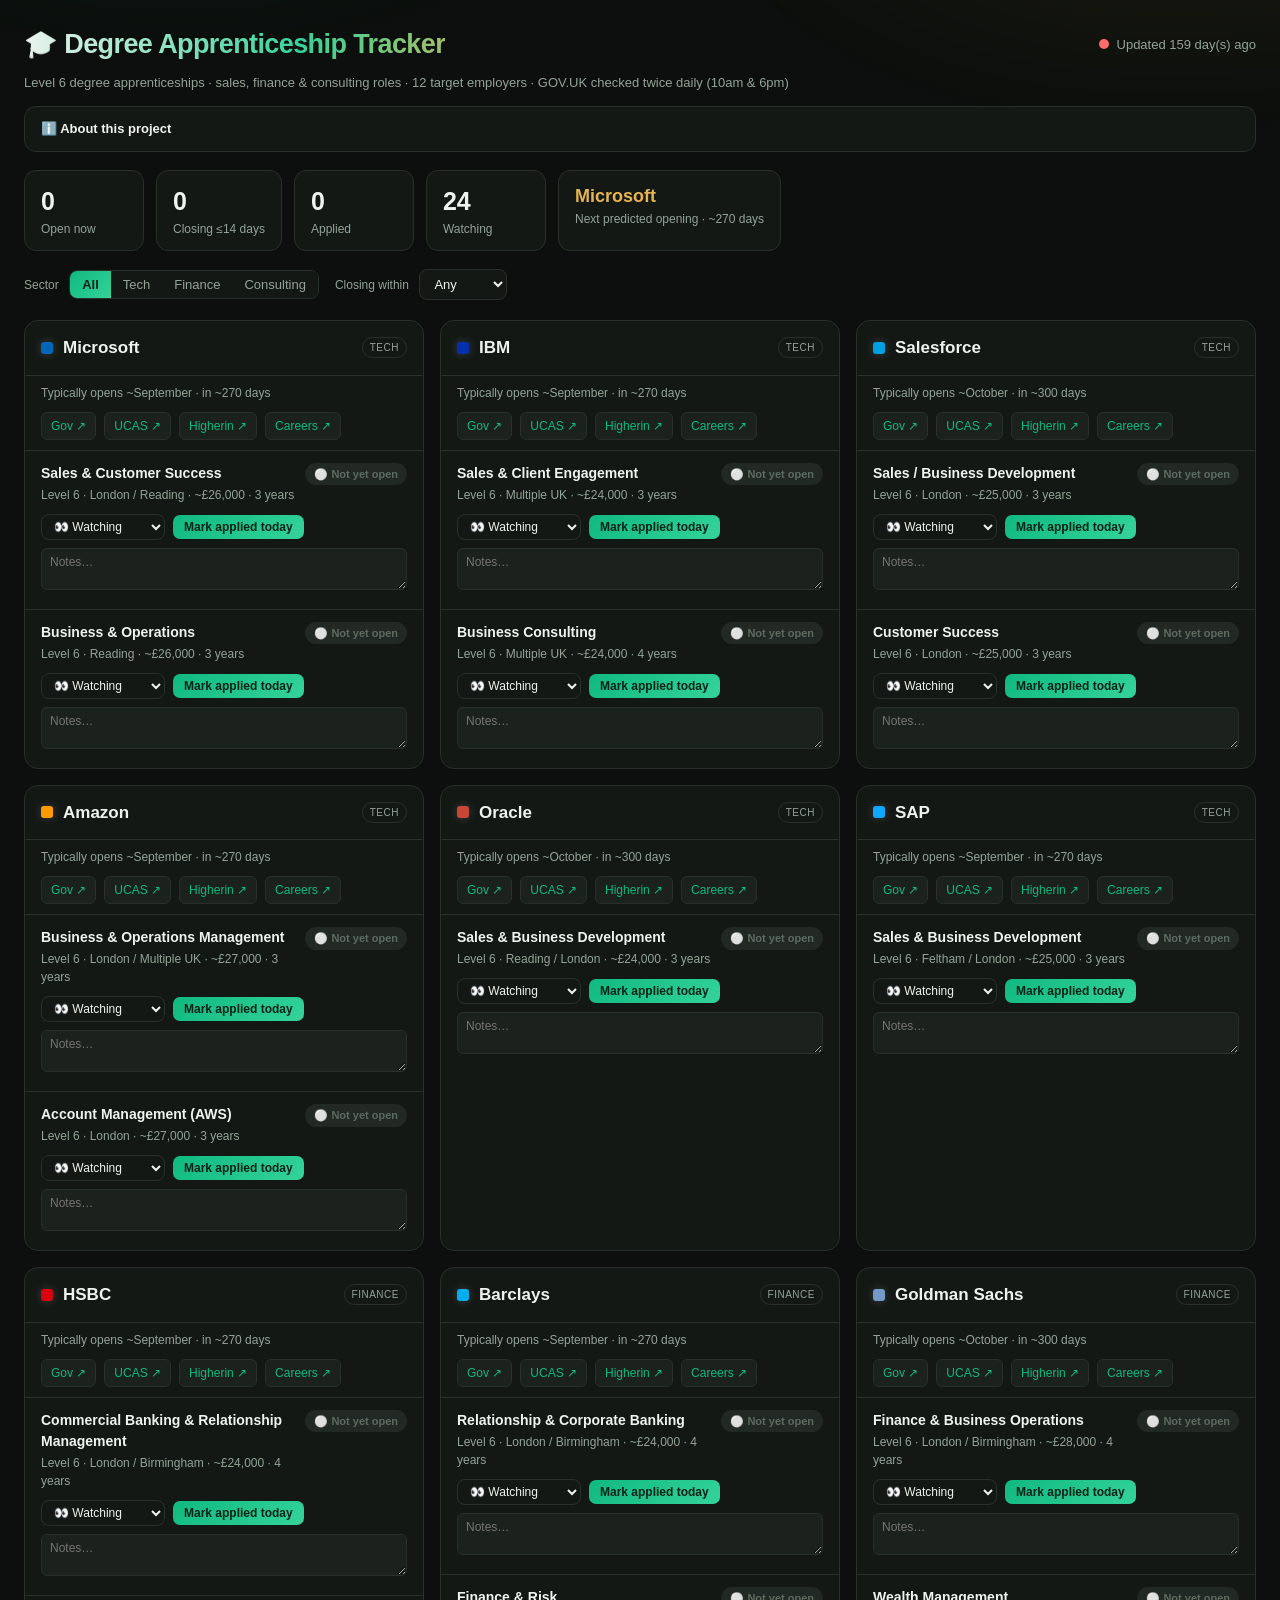
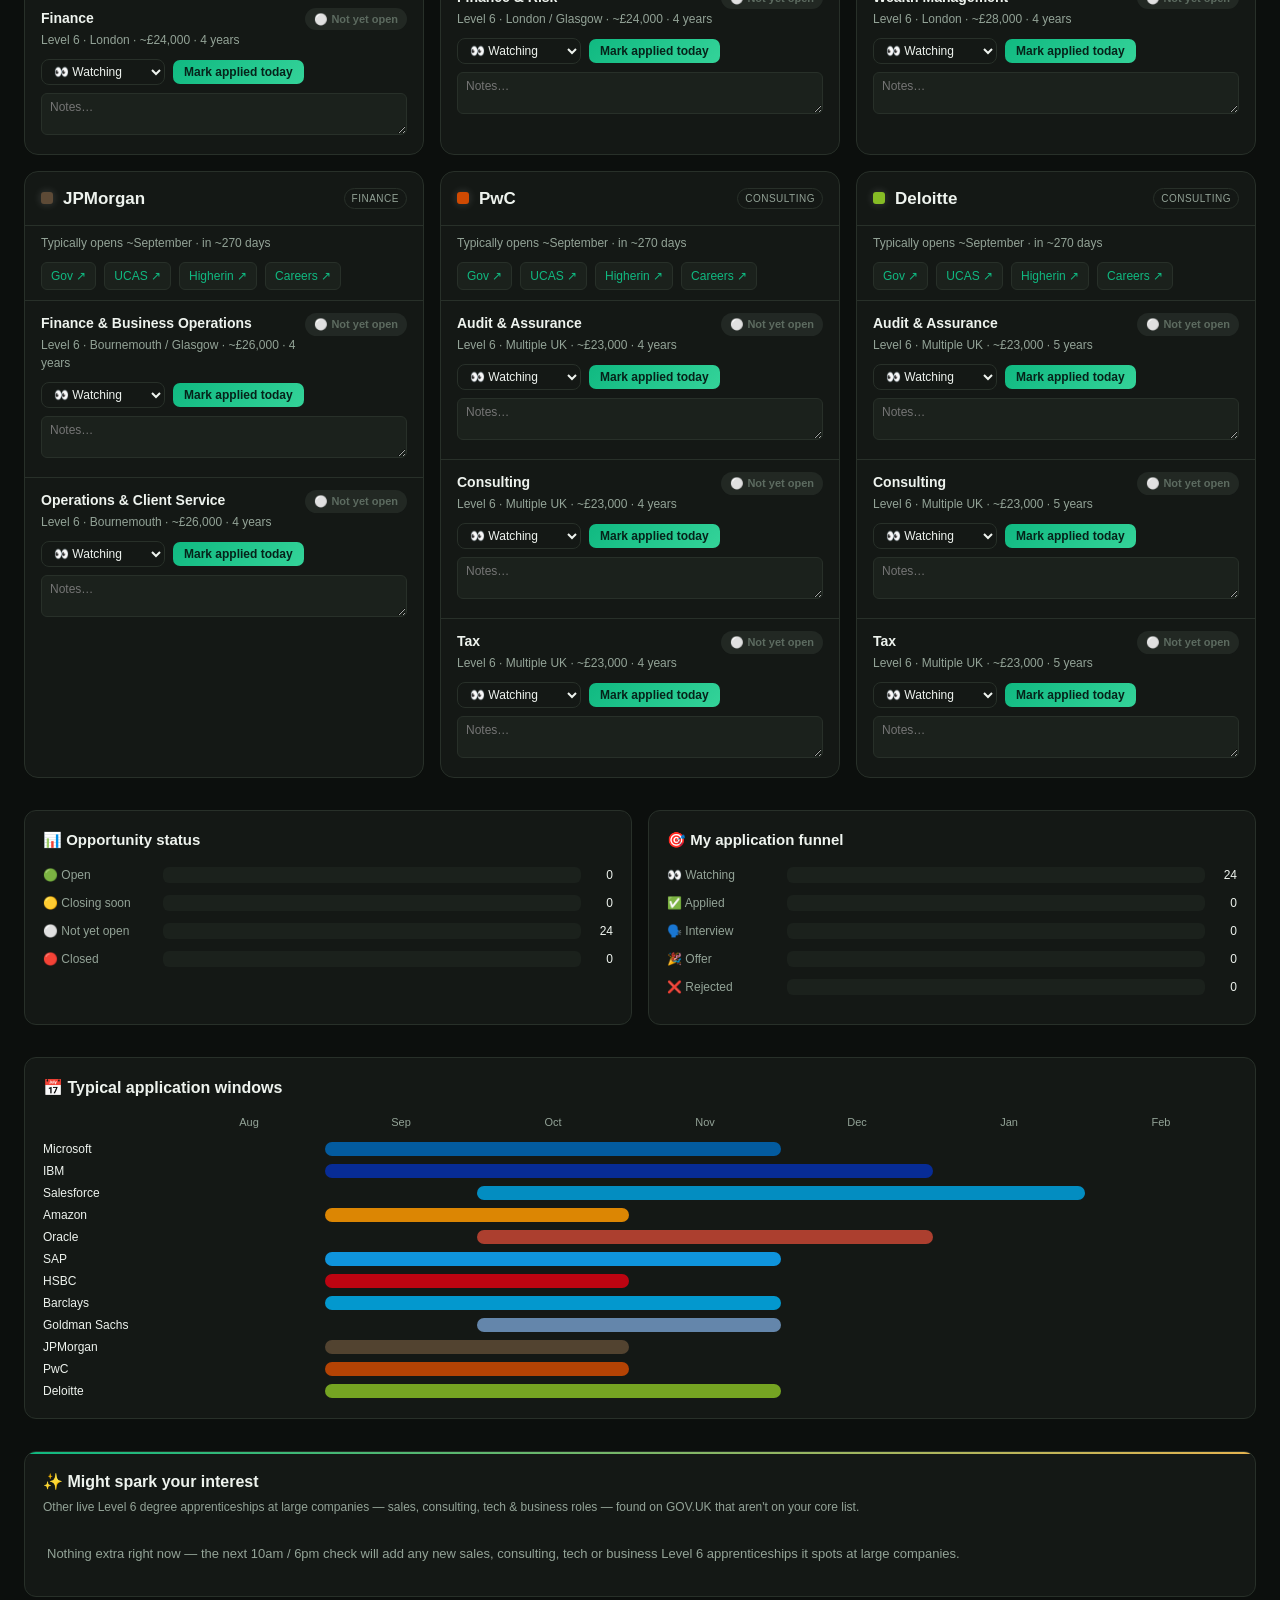
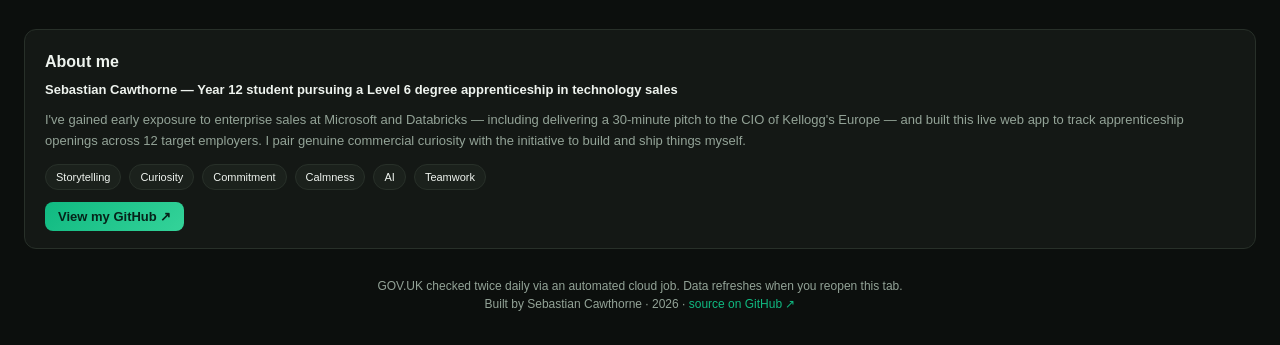
<file: index.html>
<!DOCTYPE html>
<html lang="en">
<head>
<meta charset="UTF-8">
<meta name="viewport" content="width=device-width, initial-scale=1.0">
<title>Degree Apprenticeship Tracker</title>
<meta name="description" content="Live tracker for Level 6 degree apprenticeships in sales, finance and consulting at 12 major UK employers — auto-updated from GOV.UK twice daily.">
<meta property="og:title" content="🎓 Degree Apprenticeship Tracker">
<meta property="og:description" content="Live dashboard tracking sales, finance & consulting degree apprenticeships at 12 major employers, auto-updated from GOV.UK.">
<meta property="og:type" content="website">
<meta name="twitter:card" content="summary">
<style>
  :root {
    --bg: #0c0f0d;
    --panel: #14181500;        /* base set on .panel surfaces below */
    --panel: #141815;
    --panel-2: #1b211c;
    --border: #283029;
    --text: #eef3ee;
    --muted: #93a397;
    --accent: #10b981;          /* emerald */
    --accent-2: #34d399;        /* light emerald, for gradients */
    --gold: #e6b450;            /* warm gold premium highlight */
    --accent-rgb: 16,185,129;
    --green: #34d399;
    --amber: #f5b942;
    --red: #ff6b6b;
    --grey: #5d6b60;
  }
  * { box-sizing: border-box; }
  html { scroll-behavior: smooth; }
  body {
    margin: 0; background: var(--bg); color: var(--text);
    font-family: -apple-system, BlinkMacSystemFont, "Segoe UI", Roboto, sans-serif;
    line-height: 1.5;
    position: relative;
    min-height: 100vh;
  }
  /* Ambient slow-moving glow behind everything */
  body::before {
    content: ""; position: fixed; inset: -20% -10% auto -10%; height: 70vh; z-index: 0;
    background:
      radial-gradient(40% 50% at 20% 0%, rgba(16,185,129,0.10), transparent 70%),
      radial-gradient(45% 55% at 85% 10%, rgba(230,180,80,0.07), transparent 70%);
    filter: blur(20px);
    animation: drift 18s ease-in-out infinite alternate;
    pointer-events: none;
  }
  @keyframes drift {
    0%   { transform: translate3d(0,0,0) scale(1); opacity:.9; }
    100% { transform: translate3d(0,-3%,0) scale(1.08); opacity:1; }
  }
  a { color: var(--accent); text-decoration: none; transition: color .15s; }
  a:hover { color: var(--accent-2); }
  .wrap { max-width: 1280px; margin: 0 auto; padding: 24px; position: relative; z-index: 1; }
  @media (prefers-reduced-motion: reduce) {
    *, *::before, *::after { animation: none !important; transition: none !important; }
  }

  /* Header */
  header { display: flex; align-items: center; justify-content: space-between; flex-wrap: wrap; gap: 12px; margin-bottom: 8px; }
  h1 {
    font-size: 27px; margin: 0; letter-spacing: -0.6px; font-weight: 750;
    background: linear-gradient(100deg, var(--text) 0%, var(--accent-2) 30%, var(--gold) 55%, var(--text) 80%);
    background-size: 220% auto;
    -webkit-background-clip: text; background-clip: text;
    -webkit-text-fill-color: transparent; color: transparent;
    animation: shimmerText 9s linear infinite;
  }
  @keyframes shimmerText { to { background-position: 220% center; } }
  .head-right { display: flex; align-items: center; gap: 14px; }
  .updated { color: var(--muted); font-size: 13px; display: flex; align-items: center; gap: 8px; }
  .checkbtn { background: linear-gradient(135deg, var(--accent), var(--accent-2)); color: #06231a; font-weight: 650; border: none; padding: 8px 14px; border-radius: 9px; font-size: 13px; cursor: pointer; transition: transform .12s, box-shadow .2s, filter .2s, opacity .2s; }
  .checkbtn:hover { filter: brightness(1.08); box-shadow: 0 6px 18px rgba(var(--accent-rgb),.35); transform: translateY(-1px); }
  .checkbtn:active { transform: translateY(1px) scale(.97); }
  .checkbtn:disabled { opacity: .6; cursor: default; transform: none; box-shadow: none; }
  .check-msg { font-size: 13px; margin: 4px 0 0; min-height: 18px; }
  .check-msg.ok { color: var(--green); }
  .check-msg.err { color: var(--red); }
  .check-msg.run { color: var(--muted); }
  .pulse { width: 10px; height: 10px; border-radius: 50%; background: var(--green); box-shadow: 0 0 0 0 rgba(52,211,153,0.6); animation: pulse 2s infinite; }
  .pulse.amber { background: var(--amber); box-shadow: 0 0 0 0 rgba(245,185,66,0.6); }
  .pulse.red { background: var(--red); box-shadow: 0 0 0 0 rgba(255,107,107,0.6); animation: none; }
  @keyframes pulse { 0% { box-shadow: 0 0 0 0 rgba(52,211,153,0.5); } 70% { box-shadow: 0 0 0 9px rgba(52,211,153,0); } 100% { box-shadow: 0 0 0 0 rgba(52,211,153,0); } }

  .sub { color: var(--muted); font-size: 13px; margin: 0 0 14px; }
  .about { background: var(--panel); border: 1px solid var(--border); border-radius: 12px; margin: 0 0 18px; overflow: hidden; }
  .about summary { cursor: pointer; padding: 12px 16px; font-size: 13px; font-weight: 600; color: var(--text); list-style: none; user-select: none; }
  .about summary::-webkit-details-marker { display: none; }
  .about summary:hover { color: var(--accent-2); }
  .about[open] summary { border-bottom: 1px solid var(--border); }
  .about-body { padding: 14px 16px; font-size: 13px; color: var(--muted); }
  .about-body p { margin: 0 0 10px; }
  .about-body p:last-child { margin: 0; }
  .about-body strong { color: var(--text); }

  /* New banner — shimmering premium strip */
  .new-banner {
    position: relative; overflow: hidden;
    background: linear-gradient(120deg, #133024, #16301f);
    border: 1px solid #2e6b43; color: #c6f7d9;
    padding: 13px 16px; border-radius: 12px; margin-bottom: 18px; font-size: 14px;
    display: none; align-items: center; gap: 10px;
    box-shadow: 0 6px 24px rgba(16,185,129,0.12);
    animation: bannerIn .5s cubic-bezier(.2,.8,.2,1);
  }
  .new-banner.show { display: flex; }
  .new-banner::after {
    content: ""; position: absolute; top: 0; left: -60%; width: 50%; height: 100%;
    background: linear-gradient(110deg, transparent, rgba(198,247,217,0.28), transparent);
    transform: skewX(-18deg); animation: sheen 3.4s ease-in-out infinite;
  }
  @keyframes sheen { 0% { left:-60%; } 55%,100% { left:130%; } }
  @keyframes bannerIn { from { opacity:0; transform: translateY(-6px); } to { opacity:1; transform:none; } }
  .new-banner button { position: relative; z-index:1; margin-left: auto; background: transparent; border: 1px solid #2e6b43; color: #c6f7d9; padding: 4px 10px; border-radius: 6px; cursor: pointer; transition: background .15s; }
  .new-banner button:hover { background: rgba(46,107,67,.4); }

  /* Summary */
  .summary { display: flex; gap: 12px; flex-wrap: wrap; margin-bottom: 18px; }
  .stat {
    background: var(--panel); border: 1px solid var(--border); border-radius: 12px;
    padding: 12px 16px; min-width: 120px; cursor: pointer;
    transition: border-color .2s, transform .2s, box-shadow .2s, background .2s;
  }
  .stat:hover { border-color: var(--accent); transform: translateY(-3px); box-shadow: 0 10px 26px rgba(0,0,0,.35); }
  .stat.active { border-color: var(--accent); background: var(--panel-2); box-shadow: 0 0 0 1px var(--accent) inset, 0 8px 22px rgba(var(--accent-rgb),.18); }
  .stat .n { font-size: 25px; font-weight: 750; font-variant-numeric: tabular-nums; }
  .stat .l { font-size: 12px; color: var(--muted); }
  .stat.predict { cursor: default; min-width: 200px; }
  .stat.predict .n { color: var(--gold); }
  .stat.predict:hover { border-color: var(--border); transform: none; box-shadow: none; }

  /* Filters */
  .filters { display: flex; gap: 16px; flex-wrap: wrap; margin-bottom: 20px; align-items: center; }
  .filters label { font-size: 12px; color: var(--muted); margin-right: 6px; }
  select, .seg { background: var(--panel); border: 1px solid var(--border); color: var(--text); border-radius: 8px; padding: 6px 10px; font-size: 13px; }
  .seg-group { display: inline-flex; border: 1px solid var(--border); border-radius: 8px; overflow: hidden; }
  .seg-group button { background: var(--panel); border: none; color: var(--muted); padding: 6px 12px; font-size: 13px; cursor: pointer; transition: background .2s, color .2s; }
  .seg-group button:hover { color: var(--text); }
  .seg-group button.active { background: linear-gradient(135deg, var(--accent), var(--accent-2)); color: #06231a; font-weight: 600; }

  /* Grid */
  .grid { display: grid; grid-template-columns: repeat(auto-fill, minmax(360px, 1fr)); gap: 16px; }
  .card {
    background: var(--panel); border: 1px solid var(--border); border-radius: 14px;
    overflow: hidden; display: flex; flex-direction: column; position: relative;
    transition: transform .22s cubic-bezier(.2,.8,.2,1), box-shadow .22s, border-color .22s;
  }
  .card::before {
    content: ""; position: absolute; inset: 0; border-radius: 14px; padding: 1px; pointer-events: none;
    background: linear-gradient(135deg, rgba(var(--accent-rgb),.5), transparent 40%);
    -webkit-mask: linear-gradient(#000 0 0) content-box, linear-gradient(#000 0 0);
    -webkit-mask-composite: xor; mask-composite: exclude;
    opacity: 0; transition: opacity .22s;
  }
  .card:hover { transform: translateY(-5px); border-color: transparent; box-shadow: 0 16px 40px rgba(0,0,0,.45); }
  .card:hover::before { opacity: 1; }
  .card.animate-in { animation: cardIn .55s cubic-bezier(.2,.8,.2,1) both; }
  @keyframes cardIn { from { opacity:0; transform: translateY(14px) scale(.985); } to { opacity:1; transform:none; } }
  /* Skeleton loaders (shown while data.json is fetching) */
  .skel-card { background: var(--panel); border: 1px solid var(--border); border-radius: 14px; padding: 16px; }
  .skel-line { height: 12px; border-radius: 6px; margin-bottom: 10px; background: linear-gradient(90deg, var(--panel-2) 25%, #2a322c 37%, var(--panel-2) 63%); background-size: 400% 100%; animation: skelShimmer 1.4s ease infinite; }
  .skel-line.title { height: 18px; width: 55%; margin-bottom: 14px; }
  .skel-line.w85 { width: 85%; } .skel-line.w65 { width: 65%; } .skel-line.w40 { width: 40%; }
  .skel-pill { height: 22px; width: 90px; border-radius: 20px; margin-top: 12px; background: linear-gradient(90deg, var(--panel-2) 25%, #2a322c 37%, var(--panel-2) 63%); background-size: 400% 100%; animation: skelShimmer 1.4s ease infinite; }
  @keyframes skelShimmer { 0% { background-position: 100% 0; } 100% { background-position: 0 0; } }
  @media (prefers-reduced-motion: reduce) { .skel-line, .skel-pill { animation: none; } }
  .card-head { padding: 14px 16px; display: flex; align-items: center; justify-content: space-between; border-bottom: 1px solid var(--border); }
  .card-head .left { display: flex; align-items: center; gap: 10px; }
  .dot { width: 12px; height: 12px; border-radius: 3px; box-shadow: 0 0 8px 0 rgba(255,255,255,.18); }
  .card-head h3 { margin: 0; font-size: 17px; }
  .tag { font-size: 10px; text-transform: uppercase; letter-spacing: .5px; color: var(--muted); border: 1px solid var(--border); padding: 2px 7px; border-radius: 20px; }
  .predict-line { font-size: 12px; color: var(--muted); padding: 8px 16px 0; }
  .links { display: flex; gap: 8px; flex-wrap: wrap; padding: 10px 16px; }
  .links a { font-size: 12px; background: var(--panel-2); padding: 4px 9px; border-radius: 6px; border: 1px solid var(--border); }
  .links a:hover { border-color: var(--accent); }

  .program { border-top: 1px solid var(--border); padding: 12px 16px; }
  .program .ptop { display: flex; justify-content: space-between; align-items: flex-start; gap: 8px; }
  .program .pname { font-weight: 600; font-size: 14px; }
  .program .pmeta { font-size: 12px; color: var(--muted); margin-top: 2px; }
  .badge { font-size: 11px; font-weight: 600; padding: 3px 9px; border-radius: 20px; white-space: nowrap; }
  .badge.open { background: rgba(52,211,153,.15); color: var(--green); animation: badgeGlow 2.4s ease-in-out infinite; }
  @keyframes badgeGlow { 0%,100% { box-shadow: 0 0 0 0 rgba(52,211,153,0); } 50% { box-shadow: 0 0 12px 0 rgba(52,211,153,.45); } }
  .badge.closing_soon { background: rgba(245,185,66,.15); color: var(--amber); }
  .badge.closed { background: rgba(255,107,107,.15); color: var(--red); }
  .badge.not_open { background: rgba(93,107,96,.2); color: var(--grey); }
  .closing { font-size: 12px; color: var(--amber); margin-top: 6px; }

  .track { margin-top: 10px; display: flex; gap: 8px; align-items: center; flex-wrap: wrap; }
  .track select { font-size: 12px; padding: 4px 8px; }
  .applybtn { font-size: 12px; background: linear-gradient(135deg, var(--accent), var(--accent-2)); color: #06231a; font-weight: 600; border: none; padding: 5px 11px; border-radius: 7px; cursor: pointer; transition: transform .12s, box-shadow .2s, filter .2s; }
  .applybtn:hover { filter: brightness(1.08); box-shadow: 0 6px 16px rgba(var(--accent-rgb),.35); transform: translateY(-1px); }
  .applybtn:active { transform: translateY(1px) scale(.97); }
  .links a { transition: border-color .15s, transform .15s, background .15s; }
  .links a:hover { transform: translateY(-1px); }
  .notes { width: 100%; margin-top: 8px; background: var(--panel-2); border: 1px solid var(--border); color: var(--text); border-radius: 6px; padding: 6px 8px; font-size: 12px; font-family: inherit; resize: vertical; min-height: 32px; transition: border-color .15s, box-shadow .15s; }
  .notes:focus { outline: none; border-color: var(--accent); box-shadow: 0 0 0 3px rgba(var(--accent-rgb),.15); }
  .track select { transition: border-color .15s, box-shadow .15s; }
  .track select:focus { outline: none; border-color: var(--accent); box-shadow: 0 0 0 3px rgba(var(--accent-rgb),.15); }
  .applied-date { font-size: 11px; color: var(--green); }

  /* Charts */
  .charts { display: grid; grid-template-columns: 1fr 1fr; gap: 16px; margin-top: 32px; }
  .chart { background: var(--panel); border: 1px solid var(--border); border-radius: 12px; padding: 18px; }
  .chart h3 { margin: 0 0 14px; font-size: 15px; }
  .bar-row { display: flex; align-items: center; gap: 10px; margin-bottom: 10px; font-size: 12px; }
  .bar-row .blab { width: 110px; color: var(--muted); flex-shrink: 0; }
  .bar-track { flex: 1; background: var(--panel-2); border-radius: 6px; height: 16px; overflow: hidden; }
  .bar-fill { height: 100%; border-radius: 6px; width: 0; transition: width .8s cubic-bezier(.2,.8,.2,1); }
  .bar-row .bval { width: 22px; text-align: right; font-variant-numeric: tabular-nums; }

  /* About me */
  .aboutme { margin-top: 32px; background: var(--panel); border: 1px solid var(--border); border-radius: 12px; padding: 20px; }
  .aboutme h2 { margin: 0 0 6px; font-size: 16px; }
  .aboutme .am-head { font-weight: 650; color: var(--text); margin: 0 0 10px; }
  .aboutme p { color: var(--muted); font-size: 13px; margin: 0 0 12px; line-height: 1.6; }
  .am-skills { display: flex; flex-wrap: wrap; gap: 8px; margin-bottom: 14px; }
  .am-skills span { font-size: 11px; background: var(--panel-2); border: 1px solid var(--border); padding: 4px 10px; border-radius: 20px; color: var(--text); }
  .am-links a { font-size: 13px; background: linear-gradient(135deg, var(--accent), var(--accent-2)); color: #06231a; font-weight: 600; padding: 7px 13px; border-radius: 8px; }
  .am-links a:hover { filter: brightness(1.08); }

  /* Timeline */
  .timeline { margin-top: 32px; background: var(--panel); border: 1px solid var(--border); border-radius: 12px; padding: 18px; }
  .timeline h2 { font-size: 16px; margin: 0 0 14px; }
  .tl-grid { display: grid; grid-template-columns: 130px repeat(7, 1fr); gap: 4px 0; align-items: center; }
  .tl-month { font-size: 11px; color: var(--muted); text-align: center; padding-bottom: 6px; }
  .tl-name { font-size: 12px; padding-right: 8px; }
  .tl-row { position: relative; grid-column: 2 / span 7; height: 18px; }
  .tl-bar { position: absolute; height: 14px; top: 2px; border-radius: 7px; opacity: .85; transform-origin: left center; }
  .tl-bar.grow { animation: barGrow .8s cubic-bezier(.2,.8,.2,1) both; }
  @keyframes barGrow { from { transform: scaleX(0); opacity:0; } to { transform: scaleX(1); opacity:.85; } }

  /* Might spark your interest */
  .interest { margin-top: 32px; background: var(--panel); border: 1px solid var(--border); border-radius: 12px; padding: 18px; position: relative; overflow: hidden; }
  .interest::before {
    content: ""; position: absolute; inset: 0 0 auto 0; height: 2px;
    background: linear-gradient(90deg, var(--accent), var(--gold), var(--accent-2));
    background-size: 200% auto; animation: shimmerText 6s linear infinite;
  }
  .interest h2 { font-size: 16px; margin: 0 0 4px; }
  .interest-sub { color: var(--muted); font-size: 12px; margin: 0 0 14px; }
  .irow { display: flex; align-items: center; gap: 12px; padding: 11px 12px; border: 1px solid var(--border); border-radius: 10px; margin-bottom: 8px; transition: border-color .18s, transform .18s, background .18s; }
  .irow:hover { border-color: var(--accent); transform: translateX(3px); background: var(--panel-2); }
  .irow .imain { flex: 1; min-width: 0; }
  .irow .ititle { font-weight: 600; font-size: 14px; }
  .irow .imeta { font-size: 12px; color: var(--muted); margin-top: 2px; }
  .irow .icat { font-size: 10px; text-transform: uppercase; letter-spacing: .5px; color: var(--gold); border: 1px solid rgba(230,180,80,.35); padding: 2px 8px; border-radius: 20px; white-space: nowrap; }
  .irow .iclose { font-size: 12px; color: var(--amber); white-space: nowrap; }
  .irow a.iapply { font-size: 12px; background: linear-gradient(135deg, var(--accent), var(--accent-2)); color: #06231a; font-weight: 600; padding: 5px 11px; border-radius: 7px; white-space: nowrap; }
  .irow a.iapply:hover { filter: brightness(1.08); }
  .interest-empty { color: var(--muted); font-size: 13px; padding: 14px 4px; }
  .footer { text-align: center; color: var(--muted); font-size: 12px; margin: 28px 0 8px; }
</style>
</head>
<body>
<div class="wrap">
  <header>
    <h1>🎓 Degree Apprenticeship Tracker</h1>
    <div class="head-right">
      <div class="updated"><span class="pulse" id="pulse"></span><span id="updatedTxt">—</span></div>
    </div>
  </header>
  <p class="sub">Level 6 degree apprenticeships · sales, finance &amp; consulting roles · 12 target employers · GOV.UK checked twice daily (10am &amp; 6pm)</p>

  <details class="about">
    <summary>ℹ️ About this project</summary>
    <div class="about-body">
      <p>A live dashboard that automatically tracks <strong>Level 6 degree apprenticeships</strong> in sales, finance and consulting at 12 major employers (Microsoft, Amazon, HSBC, Goldman Sachs, PwC, Deloitte and more).</p>
      <p>A scheduled job runs in the cloud <strong>twice a day</strong>, scrapes the UK Government's official <em>Find an Apprenticeship</em> register, filters out technical roles, flags large-employer opportunities worth a look, and updates this page — so new openings surface the moment they go live.</p>
      <p><strong>Built with:</strong> HTML/CSS/JavaScript front-end · GitHub Actions for scheduled cloud scraping · GOV.UK data · hosted on GitHub Pages. Your application progress is saved privately in your own browser.</p>
    </div>
  </details>

  <div class="new-banner" id="newBanner">
    <span id="newBannerTxt"></span>
    <button onclick="dismissNew()">Got it</button>
  </div>

  <div class="summary" id="summary"></div>

  <div class="filters">
    <div><label>Sector</label>
      <span class="seg-group" id="sectorSeg">
        <button data-v="all" class="active">All</button>
        <button data-v="tech">Tech</button>
        <button data-v="finance">Finance</button>
        <button data-v="consulting">Consulting</button>
      </span>
    </div>
    <div><label>Closing within</label>
      <select id="closingFilter">
        <option value="any">Any</option>
        <option value="7">7 days</option>
        <option value="14">14 days</option>
        <option value="30">30 days</option>
      </select>
    </div>
  </div>

  <div class="grid" id="grid"></div>

  <div class="charts">
    <div class="chart"><h3>📊 Opportunity status</h3><div id="statusChart"></div></div>
    <div class="chart"><h3>🎯 My application funnel</h3><div id="funnelChart"></div></div>
  </div>

  <div class="timeline">
    <h2>📅 Typical application windows</h2>
    <div class="tl-grid" id="timeline"></div>
  </div>

  <div class="interest" id="interestSection">
    <h2>✨ Might spark your interest</h2>
    <p class="interest-sub">Other live Level 6 degree apprenticeships at large companies — sales, consulting, tech &amp; business roles — found on GOV.UK that aren't on your core list.</p>
    <div id="interestList"></div>
  </div>

  <div class="aboutme">
    <h2>About me</h2>
    <p class="am-head">Sebastian Cawthorne — Year 12 student pursuing a Level 6 degree apprenticeship in technology sales</p>
    <p>I've gained early exposure to enterprise sales at Microsoft and Databricks — including delivering a 30-minute pitch to the CIO of Kellogg's Europe — and built this live web app to track apprenticeship openings across 12 target employers. I pair genuine commercial curiosity with the initiative to build and ship things myself.</p>
    <div class="am-skills">
      <span>Storytelling</span><span>Curiosity</span><span>Commitment</span><span>Calmness</span><span>AI</span><span>Teamwork</span>
    </div>
    <div class="am-links">
      <a href="https://github.com/SebCaw" target="_blank">View my GitHub ↗</a>
    </div>
  </div>

  <div class="footer">
    GOV.UK checked twice daily via an automated cloud job. Data refreshes when you reopen this tab.<br>
    Built by Sebastian Cawthorne · 2026 · <a href="https://github.com/SebCaw/apprenticeship-tracker" target="_blank">source on GitHub ↗</a>
  </div>
</div>

<script>
const MONTHS = ["Aug","Sep","Oct","Nov","Dec","Jan","Feb"];
const MONTH_NUM = [8,9,10,11,12,1,2];
const STATUS_OPTS = ["watching","applied","interview","offer","rejected","not_applying"];
const STATUS_LABEL = { watching:"👀 Watching", applied:"✅ Applied", interview:"🗣️ Interview", offer:"🎉 Offer", rejected:"❌ Rejected", not_applying:"🚫 Not applying" };

let activeSector = "all";
let activeStatFilter = null;   // "open" | "closing_soon" | "applied" | "watching"
let closingWithin = "any";
let firstRender = true;        // entrance animations + count-up run on first paint only
const prefersReduced = window.matchMedia && window.matchMedia("(prefers-reduced-motion: reduce)").matches;

// Animated count-up for the summary numbers
function countUp(el, target){
  if(prefersReduced || target <= 0){ el.textContent = target; return; }
  const dur = 650, start = performance.now();
  function step(now){
    const t = Math.min(1, (now - start) / dur);
    const eased = 1 - Math.pow(1 - t, 3);
    el.textContent = Math.round(eased * target);
    if(t < 1) requestAnimationFrame(step);
  }
  requestAnimationFrame(step);
}

// ---------- localStorage user tracking ----------
function userKey(pid){ return "appr_user_" + pid; }
function getUser(pid){
  try { return JSON.parse(localStorage.getItem(userKey(pid))) || { userStatus:"watching", userAppliedDate:null, userNotes:"" }; }
  catch(e){ return { userStatus:"watching", userAppliedDate:null, userNotes:"" }; }
}
function setUser(pid, data){ localStorage.setItem(userKey(pid), JSON.stringify(data)); }

// ---------- helpers ----------
function daysUntil(iso){ if(!iso) return null; const d=(new Date(iso)-new Date())/86400000; return Math.ceil(d); }
function fmtDate(iso){ if(!iso) return ""; return new Date(iso).toLocaleDateString("en-GB",{day:"numeric",month:"short",year:"numeric"}); }
function todayISO(){ return new Date().toISOString().slice(0,10); }

// Effective live status (recompute closing_soon from closingDate)
function liveStatus(p){
  if(p.status === "open" || p.status === "closing_soon"){
    const d = daysUntil(p.closingDate);
    if(d !== null && d < 0) return "closed";
    if(d !== null && d <= 14) return "closing_soon";
    return "open";
  }
  return p.status || "not_open";
}
const BADGE_TXT = { open:"🟢 Open", closing_soon:"🟡 Closing soon", closed:"🔴 Closed", not_open:"⚪ Not yet open" };

// Predicted next opening from historical cycles
function predictOpen(company){
  if(!company.historicalCycles || !company.historicalCycles.length) return null;
  const m = Math.round(company.historicalCycles.reduce((s,c)=>s+c.openedMonth,0)/company.historicalCycles.length);
  const now = new Date();
  let year = now.getFullYear();
  if(now.getMonth()+1 > m) year++;            // window for this year already passed
  const target = new Date(year, m-1, 1);
  const days = Math.ceil((target - now)/86400000);
  return { month: m, days };
}
const MN = ["","January","February","March","April","May","June","July","August","September","October","November","December"];

// ---------- render ----------
function render(){
  const data = window.TRACKER_DATA;
  const meta = data.meta;

  // Header freshness — before activeFrom, show a calm "scheduled" state instead of a stale warning
  const pulse = document.getElementById("pulse");
  const notYetActive = meta.activeFrom && new Date() < new Date(meta.activeFrom + "T00:00:00");
  if(notYetActive){
    pulse.className = "pulse amber";
    const d = new Date(meta.activeFrom + "T00:00:00");
    document.getElementById("updatedTxt").textContent = "Checks begin " + d.toLocaleDateString("en-GB",{day:"numeric",month:"short",year:"numeric"});
  } else {
    const ageH = (new Date() - new Date(meta.lastUpdated)) / 3600000;
    pulse.className = "pulse" + (ageH > 24 ? " red" : ageH > 12 ? " amber" : "");
    document.getElementById("updatedTxt").textContent = "Updated " + relTime(meta.lastUpdated);
  }

  // New banner — only show IDs not yet acknowledged
  const ackd = JSON.parse(localStorage.getItem("appr_ackedNew") || "[]");
  const freshNew = (meta.newSinceLastScrape || []).filter(id => !ackd.includes(id));
  const nb = document.getElementById("newBanner");
  if(freshNew.length){
    nb.classList.add("show");
    document.getElementById("newBannerTxt").textContent = "🔔 " + freshNew.length + " new listing" + (freshNew.length>1?"s":"") + " since your last visit!";
  } else { nb.classList.remove("show"); }

  // Stats
  let open=0, closingSoon=0, applied=0, watching=0;
  data.companies.forEach(c => c.programs.forEach(p => {
    const s = liveStatus(p);
    if(s === "open") open++;
    if(s === "closing_soon"){ closingSoon++; open++; }
    const u = getUser(p.id);
    if(u.userStatus === "applied") applied++;
    if(u.userStatus === "watching") watching++;
  }));

  // Next predicted opening across companies
  let nextP = null;
  data.companies.forEach(c => {
    const pr = predictOpen(c);
    if(pr && pr.days >= 0 && (!nextP || pr.days < nextP.days)) nextP = { name:c.name, days:pr.days };
  });

  const summary = document.getElementById("summary");
  summary.innerHTML = "";
  summary.appendChild(statEl("open", open, "Open now"));
  summary.appendChild(statEl("closing_soon", closingSoon, "Closing ≤14 days"));
  summary.appendChild(statEl("applied", applied, "Applied"));
  summary.appendChild(statEl("watching", watching, "Watching"));
  const pEl = document.createElement("div");
  pEl.className = "stat predict";
  pEl.innerHTML = nextP
    ? `<div class="n" style="font-size:18px">${nextP.name}</div><div class="l">Next predicted opening · ~${nextP.days} days</div>`
    : `<div class="n" style="font-size:18px">—</div><div class="l">Next predicted opening</div>`;
  summary.appendChild(pEl);

  // Grid
  const grid = document.getElementById("grid");
  grid.innerHTML = "";
  let cardIdx = 0;
  data.companies.forEach(c => {
    if(activeSector !== "all" && c.sector !== activeSector) return;

    // Filter programs by active stat + closing window
    const progs = c.programs.filter(p => {
      const s = liveStatus(p);
      const u = getUser(p.id);
      if(activeStatFilter === "open" && !(s==="open"||s==="closing_soon")) return false;
      if(activeStatFilter === "closing_soon" && s!=="closing_soon") return false;
      if(activeStatFilter === "applied" && u.userStatus!=="applied") return false;
      if(activeStatFilter === "watching" && u.userStatus!=="watching") return false;
      if(closingWithin !== "any"){
        const d = daysUntil(p.closingDate);
        if(d === null || d > +closingWithin || d < 0) return false;
      }
      return true;
    });
    if(!progs.length) return;

    const card = document.createElement("div");
    card.className = "card";
    const pr = predictOpen(c);
    card.innerHTML = `
      <div class="card-head">
        <div class="left"><span class="dot" style="background:${c.color}"></span><h3>${c.name}</h3></div>
        <span class="tag">${c.sector}</span>
      </div>
      ${pr ? `<div class="predict-line">Typically opens ~${MN[pr.month]}${pr.days>=0?` · in ~${pr.days} days`:""}</div>`:""}
      <div class="links">
        <a href="${c.govSearchUrl}" target="_blank">Gov ↗</a>
        <a href="https://www.ucas.com/explore/search/courses-beta?query=${encodeURIComponent(c.name)}" target="_blank">UCAS ↗</a>
        <a href="https://higherin.com/search-jobs/degree-apprenticeship" target="_blank">Higherin ↗</a>
        <a href="${c.careerUrl}" target="_blank">Careers ↗</a>
      </div>
    `;
    progs.forEach(p => card.appendChild(programEl(p)));
    if(firstRender && !prefersReduced){
      card.classList.add("animate-in");
      card.style.animationDelay = (cardIdx * 60) + "ms";
    }
    cardIdx++;
    grid.appendChild(card);
  });
  if(!grid.children.length){
    grid.innerHTML = `<div style="color:var(--muted);padding:40px;text-align:center;grid-column:1/-1">No programs match these filters.</div>`;
  }

  renderTimeline();
  renderInterest();
  renderCharts();
  firstRender = false;
}

function barRow(label, value, max, color){
  const pct = max > 0 ? Math.round(value / max * 100) : 0;
  return `<div class="bar-row"><span class="blab">${label}</span><span class="bar-track"><span class="bar-fill" style="width:${pct}%;background:${color}"></span></span><span class="bval">${value}</span></div>`;
}

function renderCharts(){
  const data = window.TRACKER_DATA;
  const st = { open:0, closing_soon:0, not_open:0, closed:0 };
  const fn = { watching:0, applied:0, interview:0, offer:0, rejected:0 };
  data.companies.forEach(c => c.programs.forEach(p => {
    const s = liveStatus(p); if(st[s] !== undefined) st[s]++;
    const u = getUser(p.id); if(fn[u.userStatus] !== undefined) fn[u.userStatus]++;
  }));
  const stMax = Math.max(1, st.open, st.closing_soon, st.not_open, st.closed);
  const fnMax = Math.max(1, fn.watching, fn.applied, fn.interview, fn.offer, fn.rejected);
  document.getElementById("statusChart").innerHTML =
    barRow("🟢 Open", st.open, stMax, "var(--green)") +
    barRow("🟡 Closing soon", st.closing_soon, stMax, "var(--amber)") +
    barRow("⚪ Not yet open", st.not_open, stMax, "var(--grey)") +
    barRow("🔴 Closed", st.closed, stMax, "var(--red)");
  document.getElementById("funnelChart").innerHTML =
    barRow("👀 Watching", fn.watching, fnMax, "var(--muted)") +
    barRow("✅ Applied", fn.applied, fnMax, "var(--accent)") +
    barRow("🗣️ Interview", fn.interview, fnMax, "var(--gold)") +
    barRow("🎉 Offer", fn.offer, fnMax, "var(--green)") +
    barRow("❌ Rejected", fn.rejected, fnMax, "var(--red)");
}

function renderInterest(){
  const list = document.getElementById("interestList");
  const items = (window.TRACKER_DATA.interestListings || []).slice();
  // Sort: soonest closing date first, undated last
  items.sort((a,b)=>{
    const da = a.closingDate ? new Date(a.closingDate) : Infinity;
    const db = b.closingDate ? new Date(b.closingDate) : Infinity;
    return da - db;
  });
  if(!items.length){
    list.innerHTML = `<div class="interest-empty">Nothing extra right now — the next 10am / 6pm check will add any new sales, consulting, tech or business Level 6 apprenticeships it spots at large companies.</div>`;
    return;
  }
  list.innerHTML = "";
  items.forEach(it => {
    const d = daysUntil(it.closingDate);
    const row = document.createElement("div");
    row.className = "irow";
    row.innerHTML = `
      <div class="imain">
        <div class="ititle">${it.company ? it.company + " — " : ""}${it.title || "Apprenticeship"}</div>
        <div class="imeta">${[it.standard || "Level 6", it.location, it.salary].filter(Boolean).join(" · ")}</div>
      </div>
      ${it.category ? `<span class="icat">${it.category}</span>` : ""}
      ${it.closingDate ? `<span class="iclose">${d!==null&&d>=0?d+"d left":"closed"}</span>` : ""}
      ${it.applyUrl ? `<a class="iapply" href="${it.applyUrl}" target="_blank">View ↗</a>` : ""}
    `;
    list.appendChild(row);
  });
}

function statEl(key, n, label){
  const el = document.createElement("div");
  el.className = "stat" + (activeStatFilter===key ? " active":"");
  el.innerHTML = `<div class="n">0</div><div class="l">${label}</div>`;
  const nEl = el.querySelector(".n");
  if(firstRender) countUp(nEl, n); else nEl.textContent = n;
  el.onclick = () => { activeStatFilter = activeStatFilter===key ? null : key; render(); };
  return el;
}

function programEl(p){
  const s = liveStatus(p);
  const u = getUser(p.id);
  const d = daysUntil(p.closingDate);
  const el = document.createElement("div");
  el.className = "program";
  el.innerHTML = `
    <div class="ptop">
      <div>
        <div class="pname">${p.name}</div>
        <div class="pmeta">${p.standard} · ${p.location} · ${p.salary} · ${p.duration}</div>
      </div>
      <span class="badge ${s}">${BADGE_TXT[s]}</span>
    </div>
    ${p.closingDate ? `<div class="closing">Closes ${fmtDate(p.closingDate)}${d!==null&&d>=0?` · ${d} day${d!==1?"s":""} left`:""}</div>`:""}
    ${p.applyUrl ? `<div style="margin-top:6px"><a href="${p.applyUrl}" target="_blank">Apply / view listing ↗</a></div>`:""}
  `;
  const track = document.createElement("div");
  track.className = "track";
  const sel = document.createElement("select");
  STATUS_OPTS.forEach(o => { const op=document.createElement("option"); op.value=o; op.textContent=STATUS_LABEL[o]; if(o===u.userStatus) op.selected=true; sel.appendChild(op); });
  sel.onchange = () => { const nu=getUser(p.id); nu.userStatus=sel.value; if(sel.value==="applied"&&!nu.userAppliedDate) nu.userAppliedDate=todayISO(); setUser(p.id,nu); render(); };
  track.appendChild(sel);

  const ab = document.createElement("button");
  ab.className = "applybtn"; ab.textContent = "Mark applied today";
  ab.onclick = () => { const nu=getUser(p.id); nu.userStatus="applied"; nu.userAppliedDate=todayISO(); setUser(p.id,nu); render(); };
  track.appendChild(ab);

  if(u.userStatus==="applied" && u.userAppliedDate){
    const ad = document.createElement("span");
    ad.className = "applied-date"; ad.textContent = "Applied " + fmtDate(u.userAppliedDate);
    track.appendChild(ad);
  }
  el.appendChild(track);

  const notes = document.createElement("textarea");
  notes.className = "notes"; notes.placeholder = "Notes…"; notes.maxLength = 500; notes.value = u.userNotes || "";
  notes.onblur = () => { const nu=getUser(p.id); nu.userNotes=notes.value; setUser(p.id,nu); };
  el.appendChild(notes);
  return el;
}

function renderTimeline(){
  const tl = document.getElementById("timeline");
  tl.innerHTML = `<div class="tl-name"></div>` + MONTHS.map(m=>`<div class="tl-month">${m}</div>`).join("");
  window.TRACKER_DATA.companies.forEach(c => {
    if(activeSector!=="all" && c.sector!==activeSector) return;
    if(!c.historicalCycles || !c.historicalCycles.length) return;
    const openM = Math.round(c.historicalCycles.reduce((s,x)=>s+x.openedMonth,0)/c.historicalCycles.length);
    const closeM = Math.round(c.historicalCycles.reduce((s,x)=>s+x.closedMonth,0)/c.historicalCycles.length);
    const oi = MONTH_NUM.indexOf(openM), ci = MONTH_NUM.indexOf(closeM);
    if(oi<0) return;
    const span = (ci<0?oi:ci) - oi + 1;
    const name = document.createElement("div"); name.className="tl-name"; name.textContent=c.name;
    const row = document.createElement("div"); row.className="tl-row";
    const bar = document.createElement("div"); bar.className="tl-bar" + (firstRender && !prefersReduced ? " grow" : "");
    bar.style.background = c.color;
    bar.style.left = (oi/7*100) + "%";
    bar.style.width = (Math.max(span,1)/7*100) + "%";
    bar.title = `${c.name}: ~${MN[openM]} – ${MN[closeM]}`;
    row.appendChild(bar);
    tl.appendChild(name); tl.appendChild(row);
  });
}

function relTime(iso){
  const s = (new Date()-new Date(iso))/1000;
  if(s<60) return "just now";
  if(s<3600) return Math.floor(s/60)+" min ago";
  if(s<86400) return Math.floor(s/3600)+" h ago";
  return Math.floor(s/86400)+" day(s) ago";
}

function dismissNew(){
  const meta = window.TRACKER_DATA.meta;
  localStorage.setItem("appr_ackedNew", JSON.stringify(meta.newSinceLastScrape||[]));
  render();
}

// Filter wiring
document.getElementById("sectorSeg").addEventListener("click", e => {
  if(e.target.tagName!=="BUTTON") return;
  document.querySelectorAll("#sectorSeg button").forEach(b=>b.classList.remove("active"));
  e.target.classList.add("active"); activeSector = e.target.dataset.v; render();
});
document.getElementById("closingFilter").addEventListener("change", e => { closingWithin = e.target.value; render(); });

// Skeleton placeholders shown while data.json is fetching
function renderSkeletons(n){
  const grid = document.getElementById("grid");
  grid.innerHTML = "";
  for(let i=0; i<(n||6); i++){
    const c = document.createElement("div");
    c.className = "skel-card";
    c.innerHTML = '<div class="skel-line title"></div><div class="skel-line w85"></div><div class="skel-line w65"></div><div class="skel-line w40"></div><div class="skel-pill"></div>';
    grid.appendChild(c);
  }
}

// Load data.json (refreshed by the cloud job) and render. Re-fetch when the tab regains focus.
let dataLoadedOnce = false;
async function loadData(){
  if(!dataLoadedOnce) renderSkeletons(6);   // only show skeletons on the first load, not on focus refreshes
  try {
    const r = await fetch("data.json?t=" + Date.now(), { cache: "no-store" });
    window.TRACKER_DATA = await r.json();
    dataLoadedOnce = true;
    render();
  } catch(e){
    document.getElementById("grid").innerHTML =
      '<div style="color:var(--muted);padding:40px;text-align:center;grid-column:1/-1">Couldn’t load data.json. If viewing locally, open via a web server rather than the file directly.</div>';
  }
}
document.addEventListener("visibilitychange", () => { if(!document.hidden) loadData(); });
setInterval(loadData, 5 * 60 * 1000);   // auto-refresh every 5 minutes while the tab stays open

loadData();
</script>
</body>
</html>
</file>
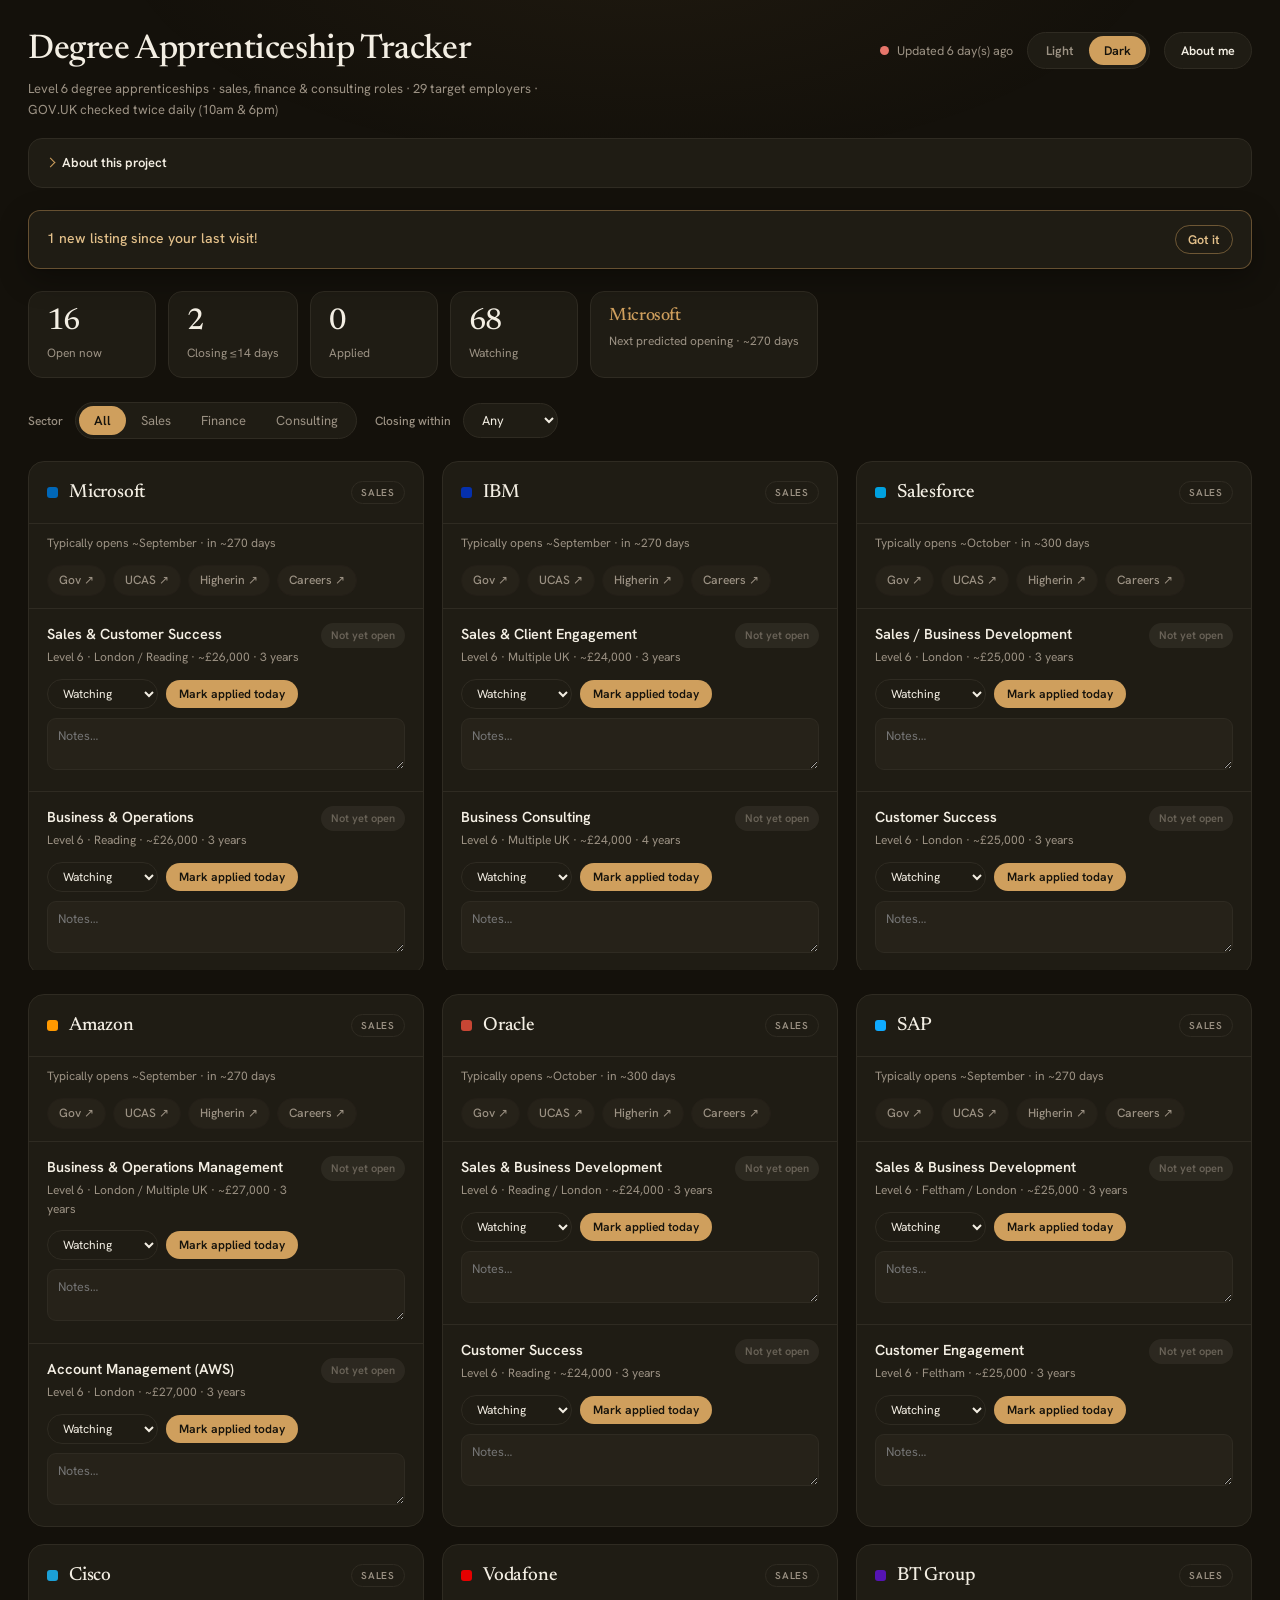
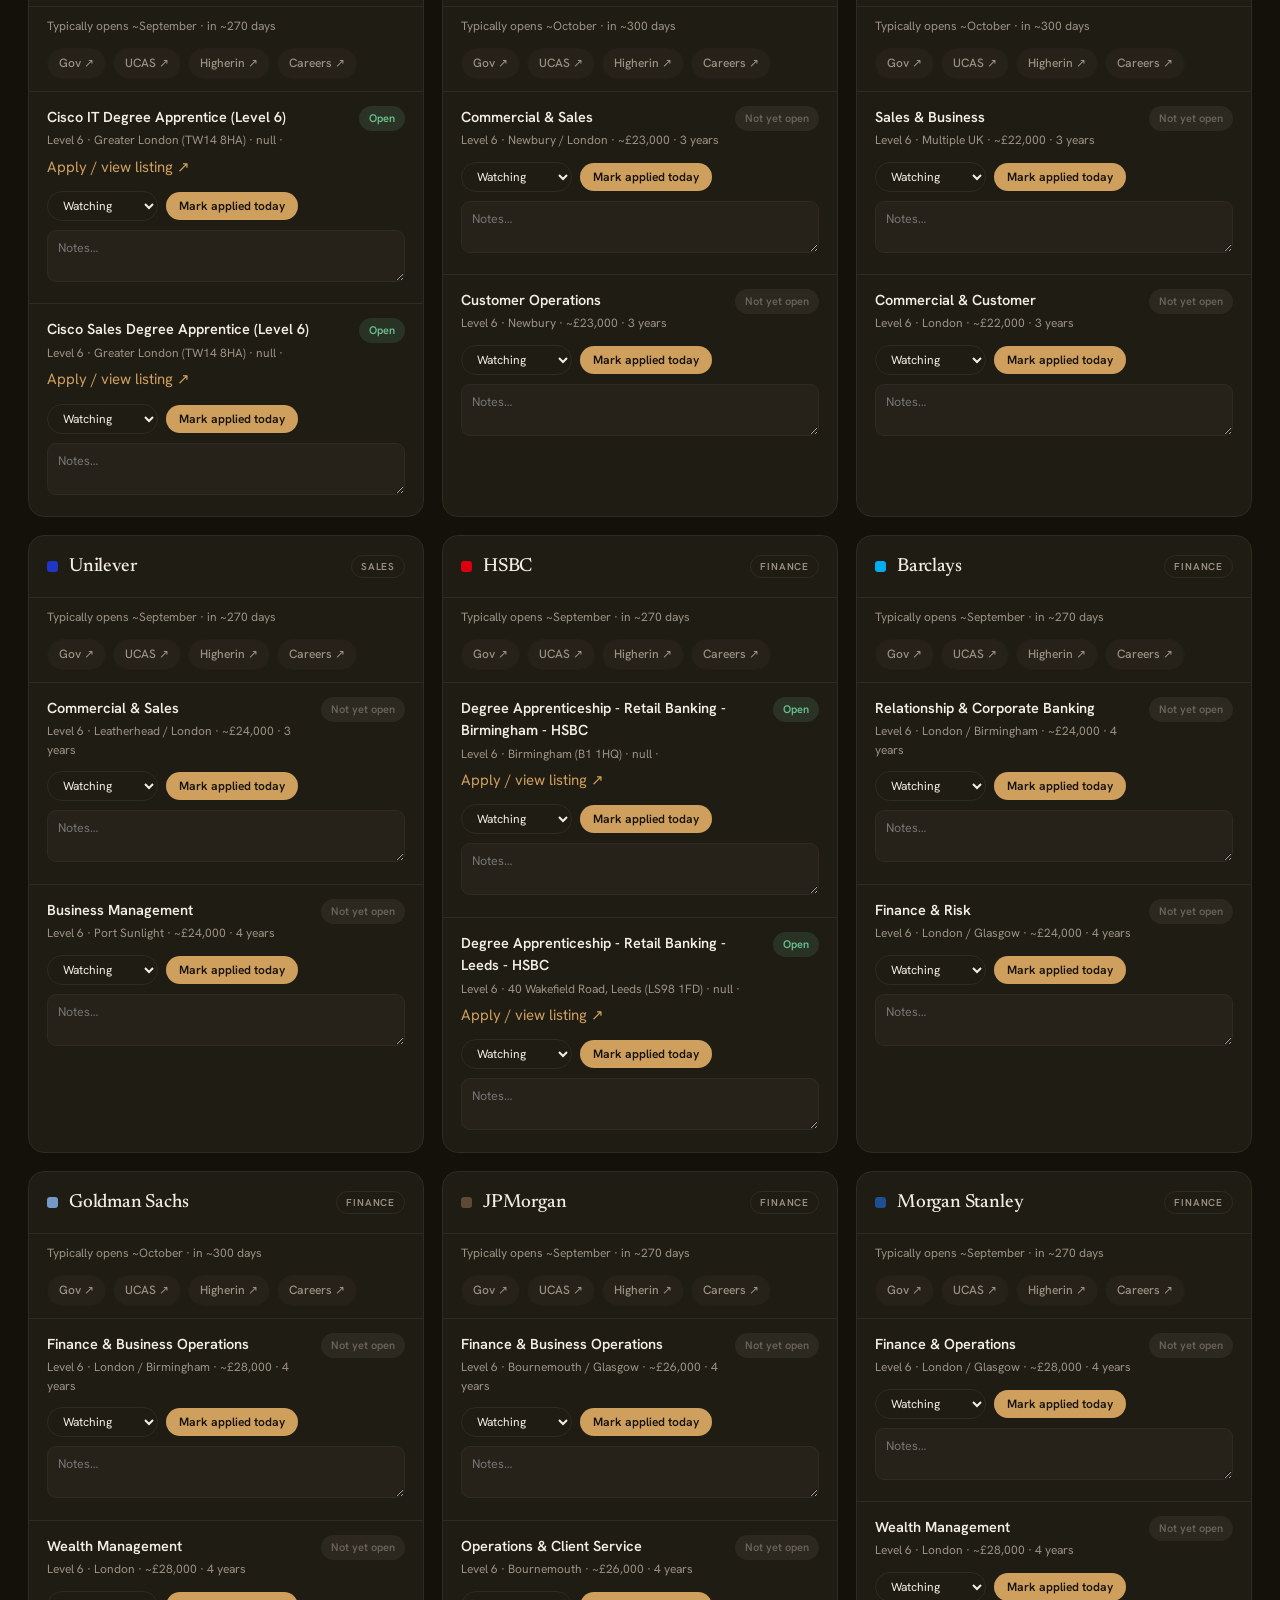
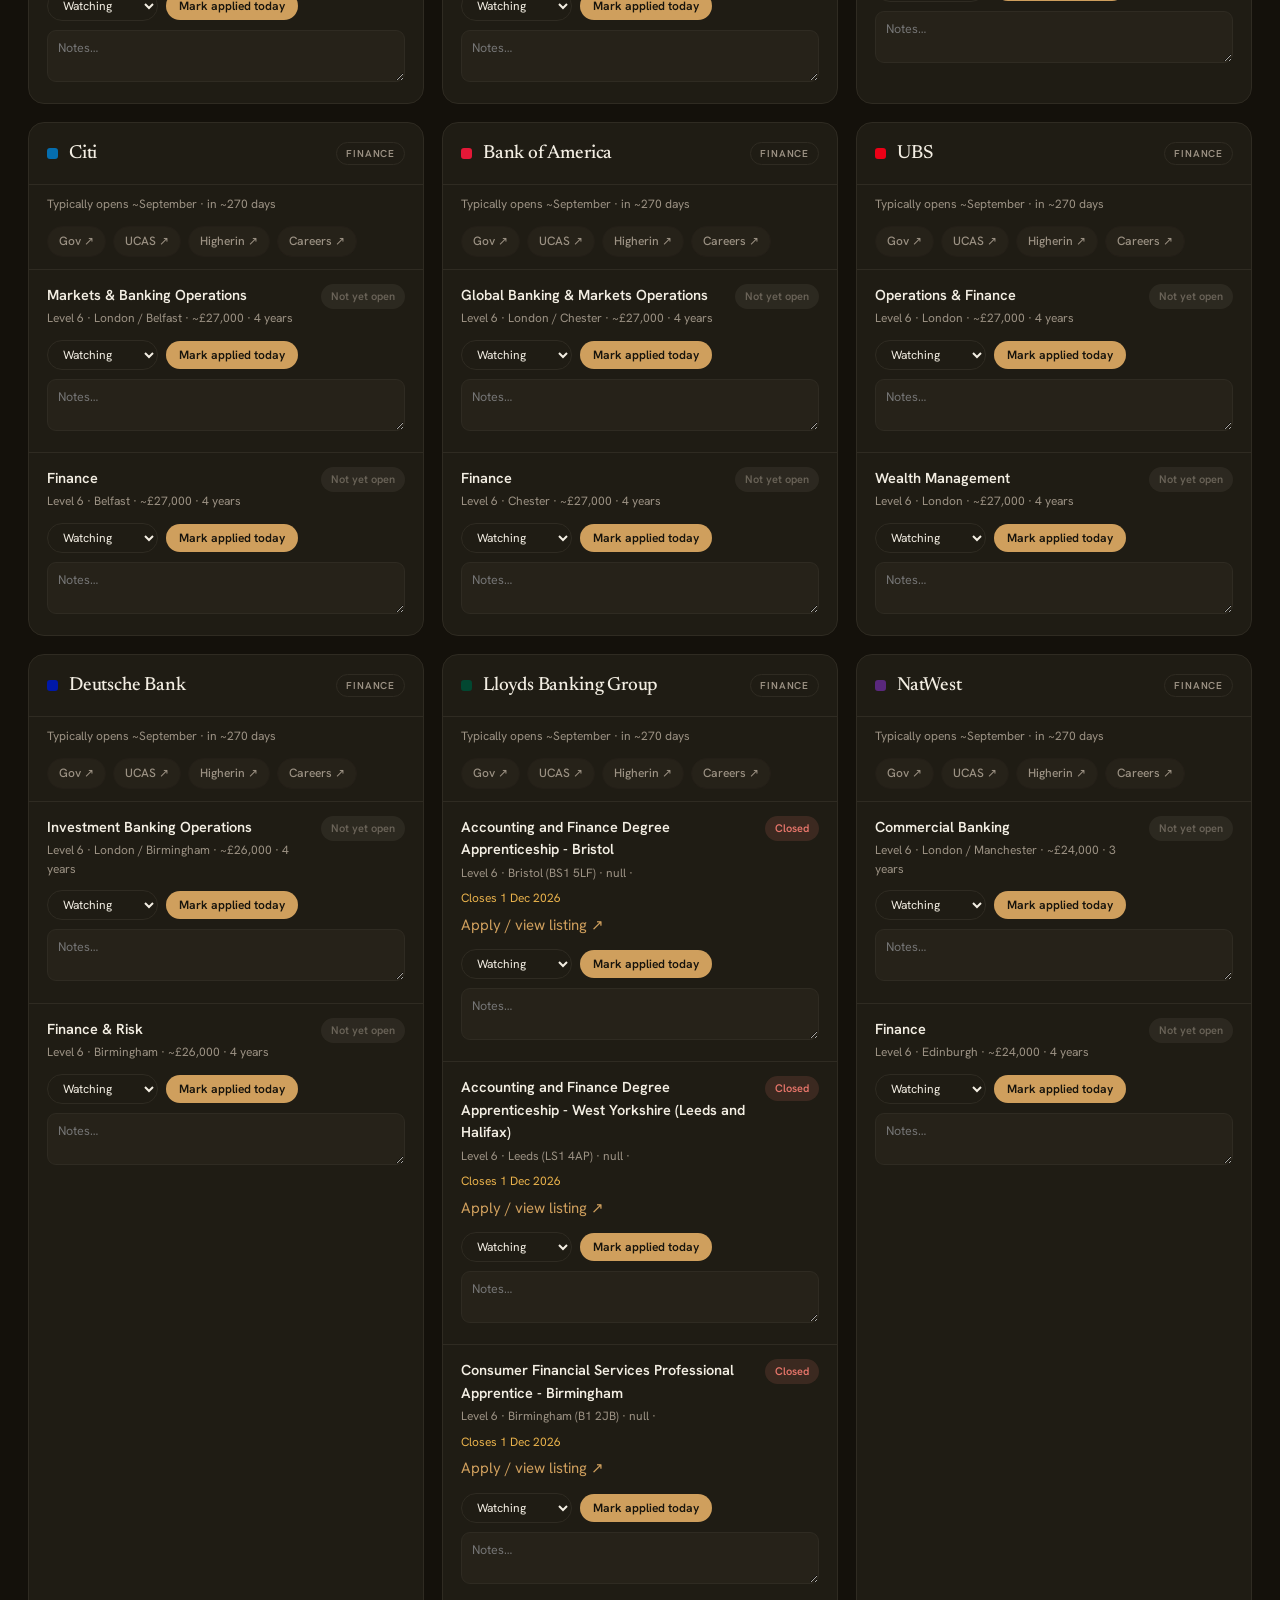
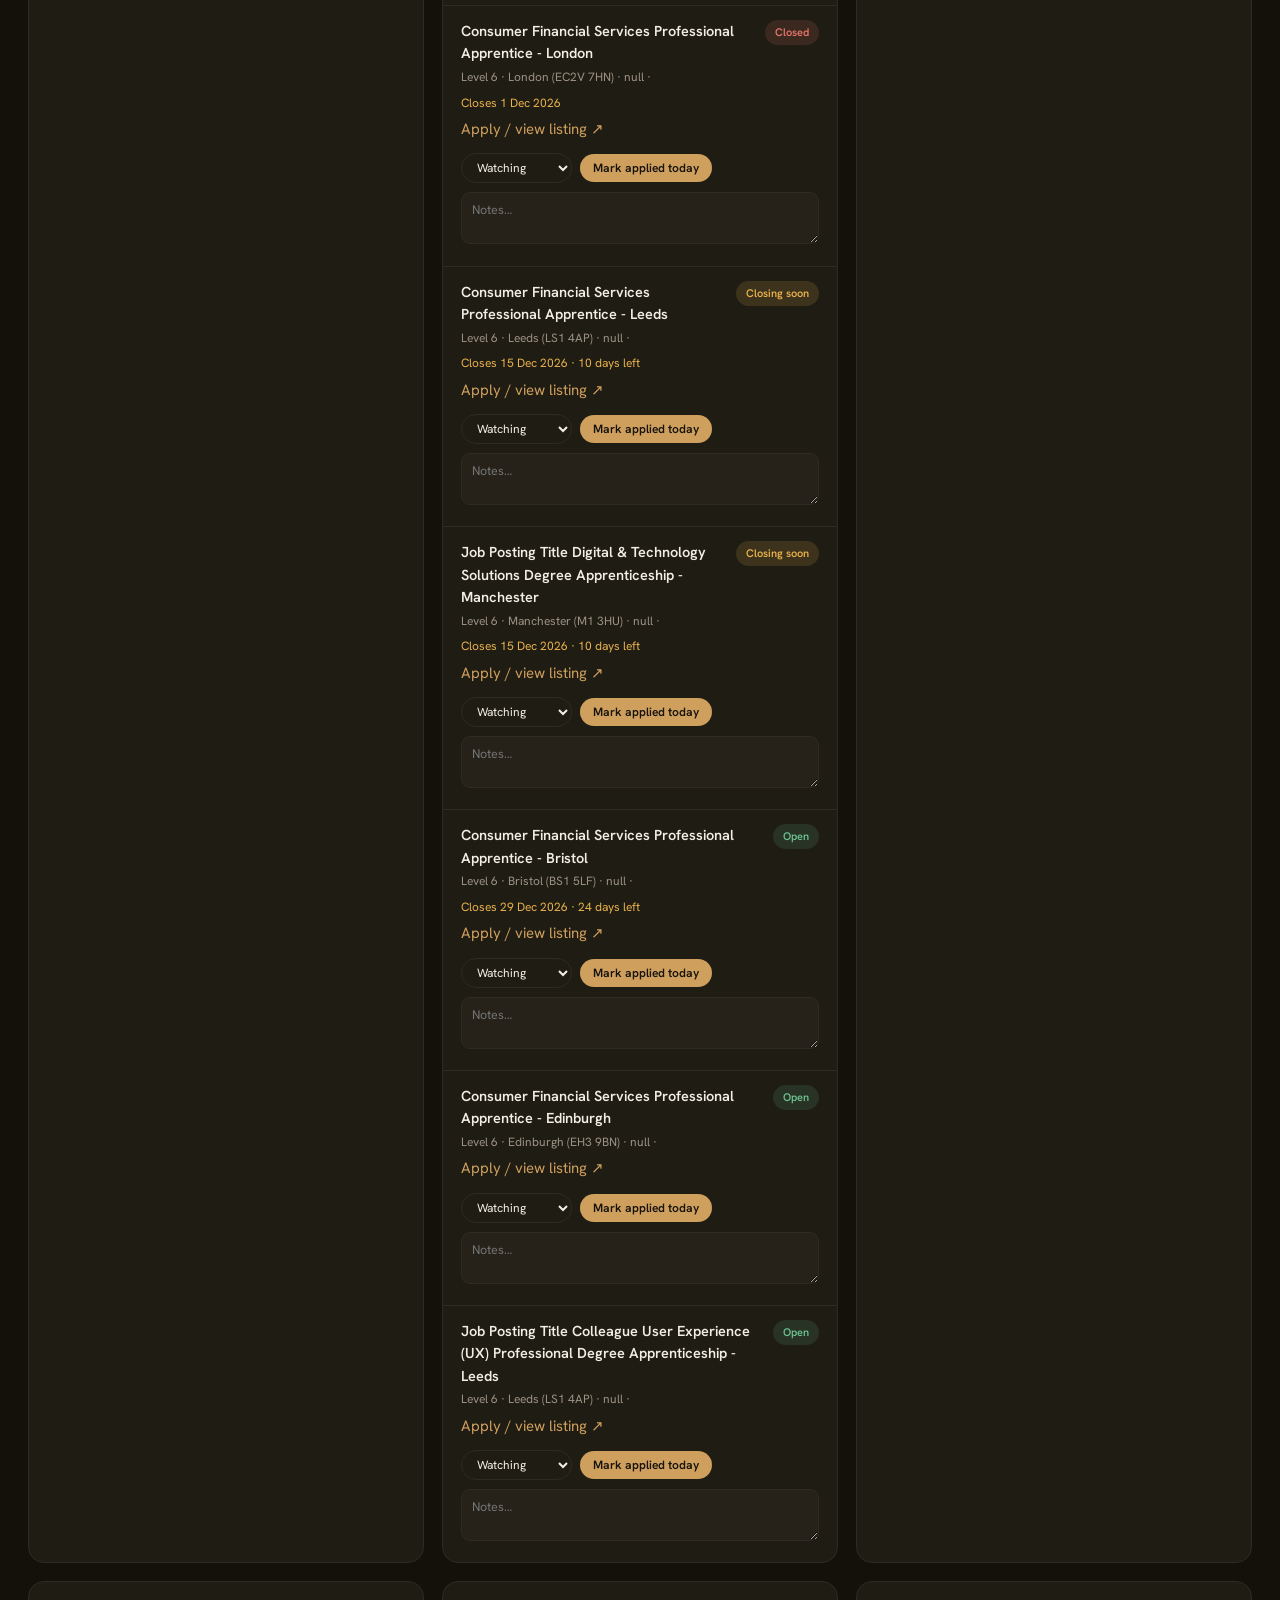
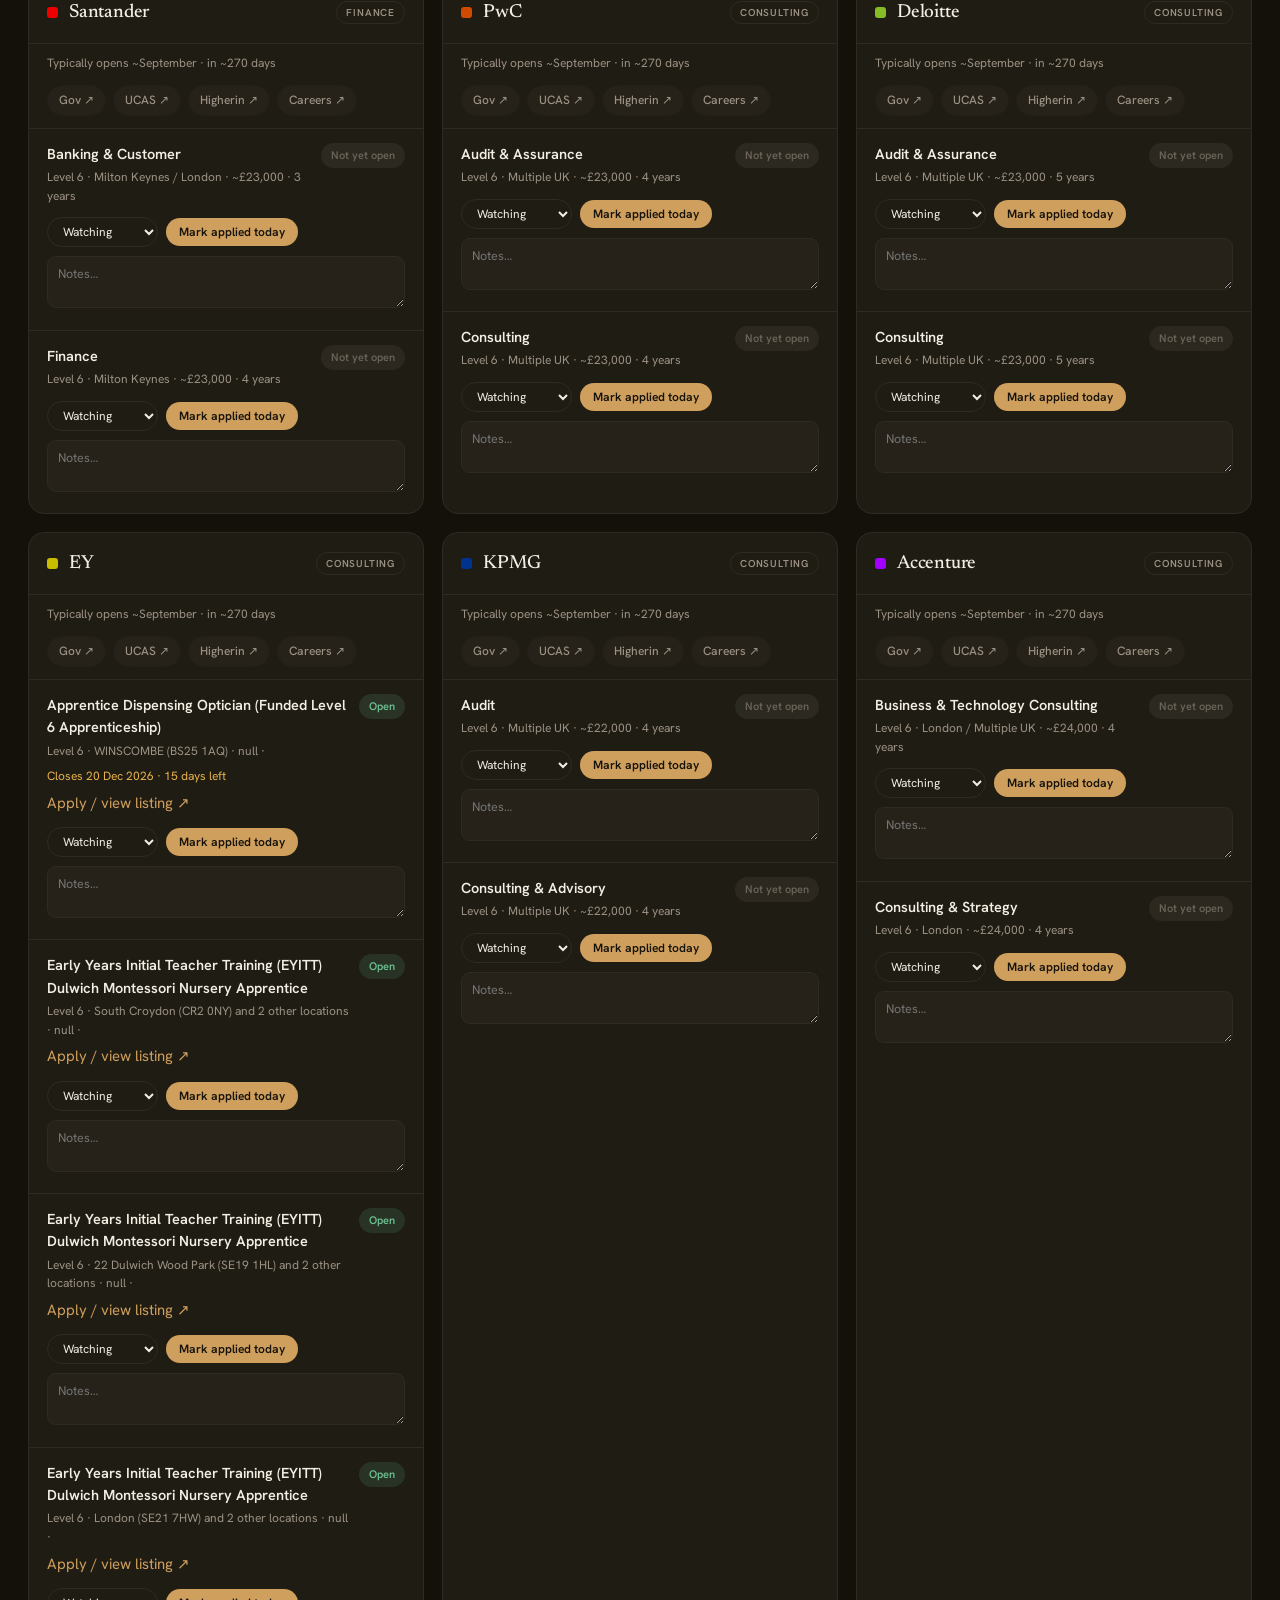
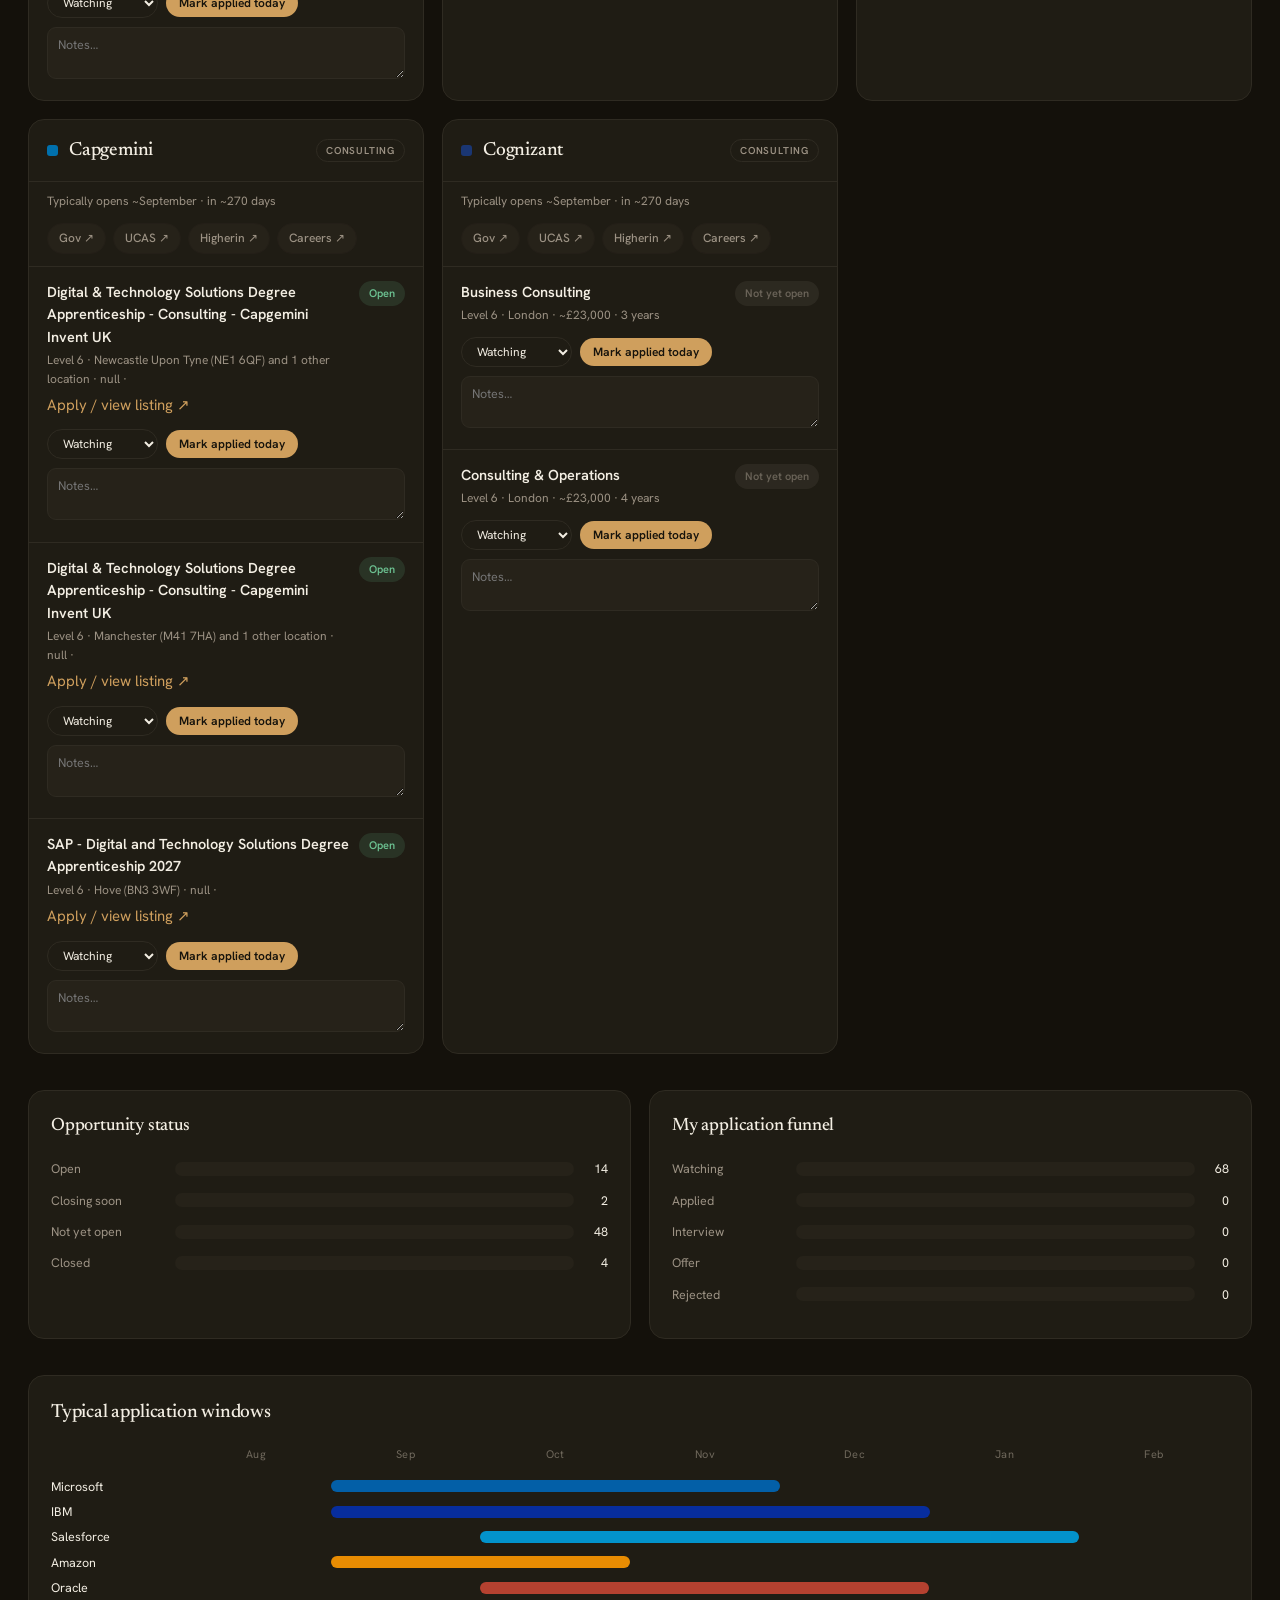
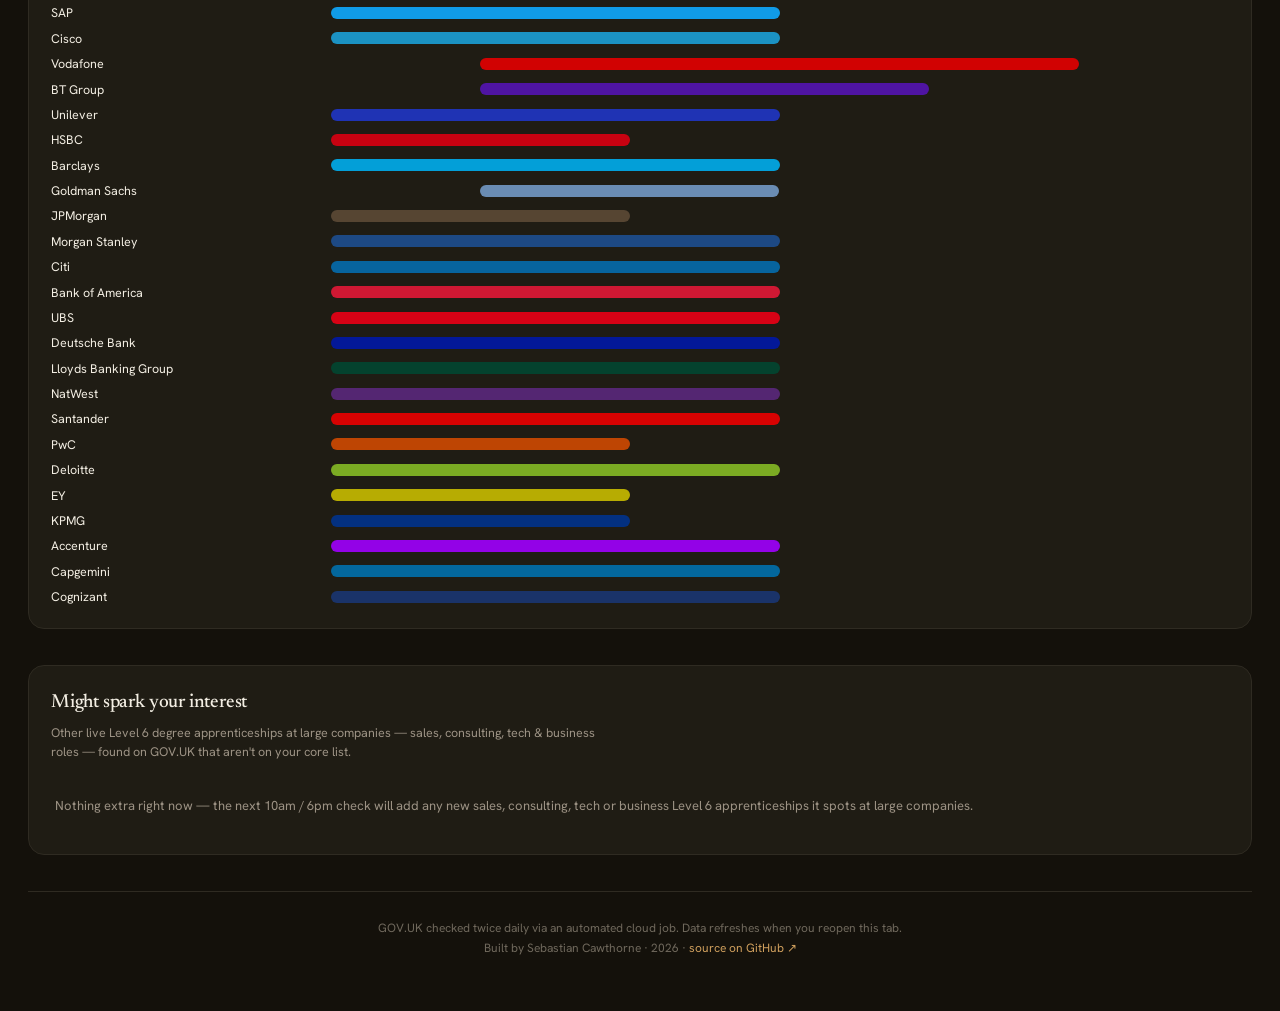
<file: tracker.html>
<!DOCTYPE html>
<html lang="en" data-page="tracker">
<head>
<meta charset="UTF-8">
<meta name="viewport" content="width=device-width, initial-scale=1.0">
<title>Degree Apprenticeship Tracker</title>
<meta name="description" content="Live tracker for Level 6 degree apprenticeships in sales, finance and consulting at 29 major UK employers — auto-updated from GOV.UK twice daily.">
<meta property="og:title" content="Degree Apprenticeship Tracker">
<meta property="og:description" content="Live dashboard tracking sales, finance & consulting degree apprenticeships at 29 major employers, auto-updated from GOV.UK.">
<meta property="og:type" content="website">
<meta name="twitter:card" content="summary">
<link rel="preconnect" href="https://fonts.googleapis.com">
<link rel="preconnect" href="https://fonts.gstatic.com" crossorigin>
<link href="https://fonts.googleapis.com/css2?family=Hanken+Grotesk:wght@400;500;600;700&family=Newsreader:opsz,wght@16..72,400;16..72,500&display=swap" rel="stylesheet">
<link rel="stylesheet" href="assets/tracker.css">
<script src="assets/theme.js"></script>
</head>
<body>
<div class="wrap">
  <header>
    <h1>Degree Apprenticeship Tracker</h1>
    <div class="head-right">
      <div class="updated"><span class="pulse" id="pulse"></span><span id="updatedTxt">—</span></div>
      <div class="theme-toggle" role="group" aria-label="Colour theme">
        <button data-theme-btn="light" aria-label="Light mode">Light</button>
        <button data-theme-btn="dark" aria-label="Dark mode">Dark</button>
      </div>
      <a class="aboutbtn" href="index.html">About me</a>
    </div>
  </header>
  <p class="sub">Level 6 degree apprenticeships · sales, finance &amp; consulting roles · 29 target employers · GOV.UK checked twice daily (10am &amp; 6pm)</p>

  <details class="about">
    <summary>About this project</summary>
    <div class="about-body">
      <p>A live dashboard that automatically tracks <strong>Level 6 degree apprenticeships</strong> in sales, finance and consulting at 29 major employers (Microsoft, Amazon, HSBC, Goldman Sachs, PwC, Deloitte and more).</p>
      <p>A scheduled job runs in the cloud <strong>twice a day</strong>, scrapes the UK Government's official <em>Find an Apprenticeship</em> register, filters out technical roles, flags large-employer opportunities worth a look, and updates this page — so new openings surface the moment they go live.</p>
      <p><strong>Built with:</strong> HTML/CSS/JavaScript front-end · GitHub Actions for scheduled cloud scraping · GOV.UK data · hosted on GitHub Pages. Your application progress is saved privately in your own browser.</p>
    </div>
  </details>

  <div class="new-banner" id="newBanner">
    <span id="newBannerTxt"></span>
    <button onclick="dismissNew()">Got it</button>
  </div>

  <div class="summary" id="summary"></div>

  <div class="filters">
    <div><label>Sector</label>
      <span class="seg-group" id="sectorSeg">
        <button data-v="all" class="active">All</button>
        <button data-v="sales">Sales</button>
        <button data-v="finance">Finance</button>
        <button data-v="consulting">Consulting</button>
      </span>
    </div>
    <div><label>Closing within</label>
      <select id="closingFilter">
        <option value="any">Any</option>
        <option value="7">7 days</option>
        <option value="14">14 days</option>
        <option value="30">30 days</option>
      </select>
    </div>
  </div>

  <div class="grid" id="grid"></div>

  <div class="charts">
    <div class="chart"><h3>Opportunity status</h3><div id="statusChart"></div></div>
    <div class="chart"><h3>My application funnel</h3><div id="funnelChart"></div></div>
  </div>

  <div class="timeline">
    <h2>Typical application windows</h2>
    <div class="tl-grid" id="timeline"></div>
  </div>

  <div class="interest" id="interestSection">
    <h2>Might spark your interest</h2>
    <p class="interest-sub">Other live Level 6 degree apprenticeships at large companies — sales, consulting, tech &amp; business roles — found on GOV.UK that aren't on your core list.</p>
    <div id="interestList"></div>
  </div>

  <div class="footer">
    GOV.UK checked twice daily via an automated cloud job. Data refreshes when you reopen this tab.<br>
    Built by Sebastian Cawthorne · 2026 · <a href="https://github.com/SebCaw/apprenticeship-tracker" target="_blank">source on GitHub ↗</a>
  </div>
</div>

<script>window.DATA_FILES = ["sales/data.json", "finance/data.json", "consulting/data.json"];</script>
<script src="assets/tracker.js"></script>
</body>
</html>
</file>
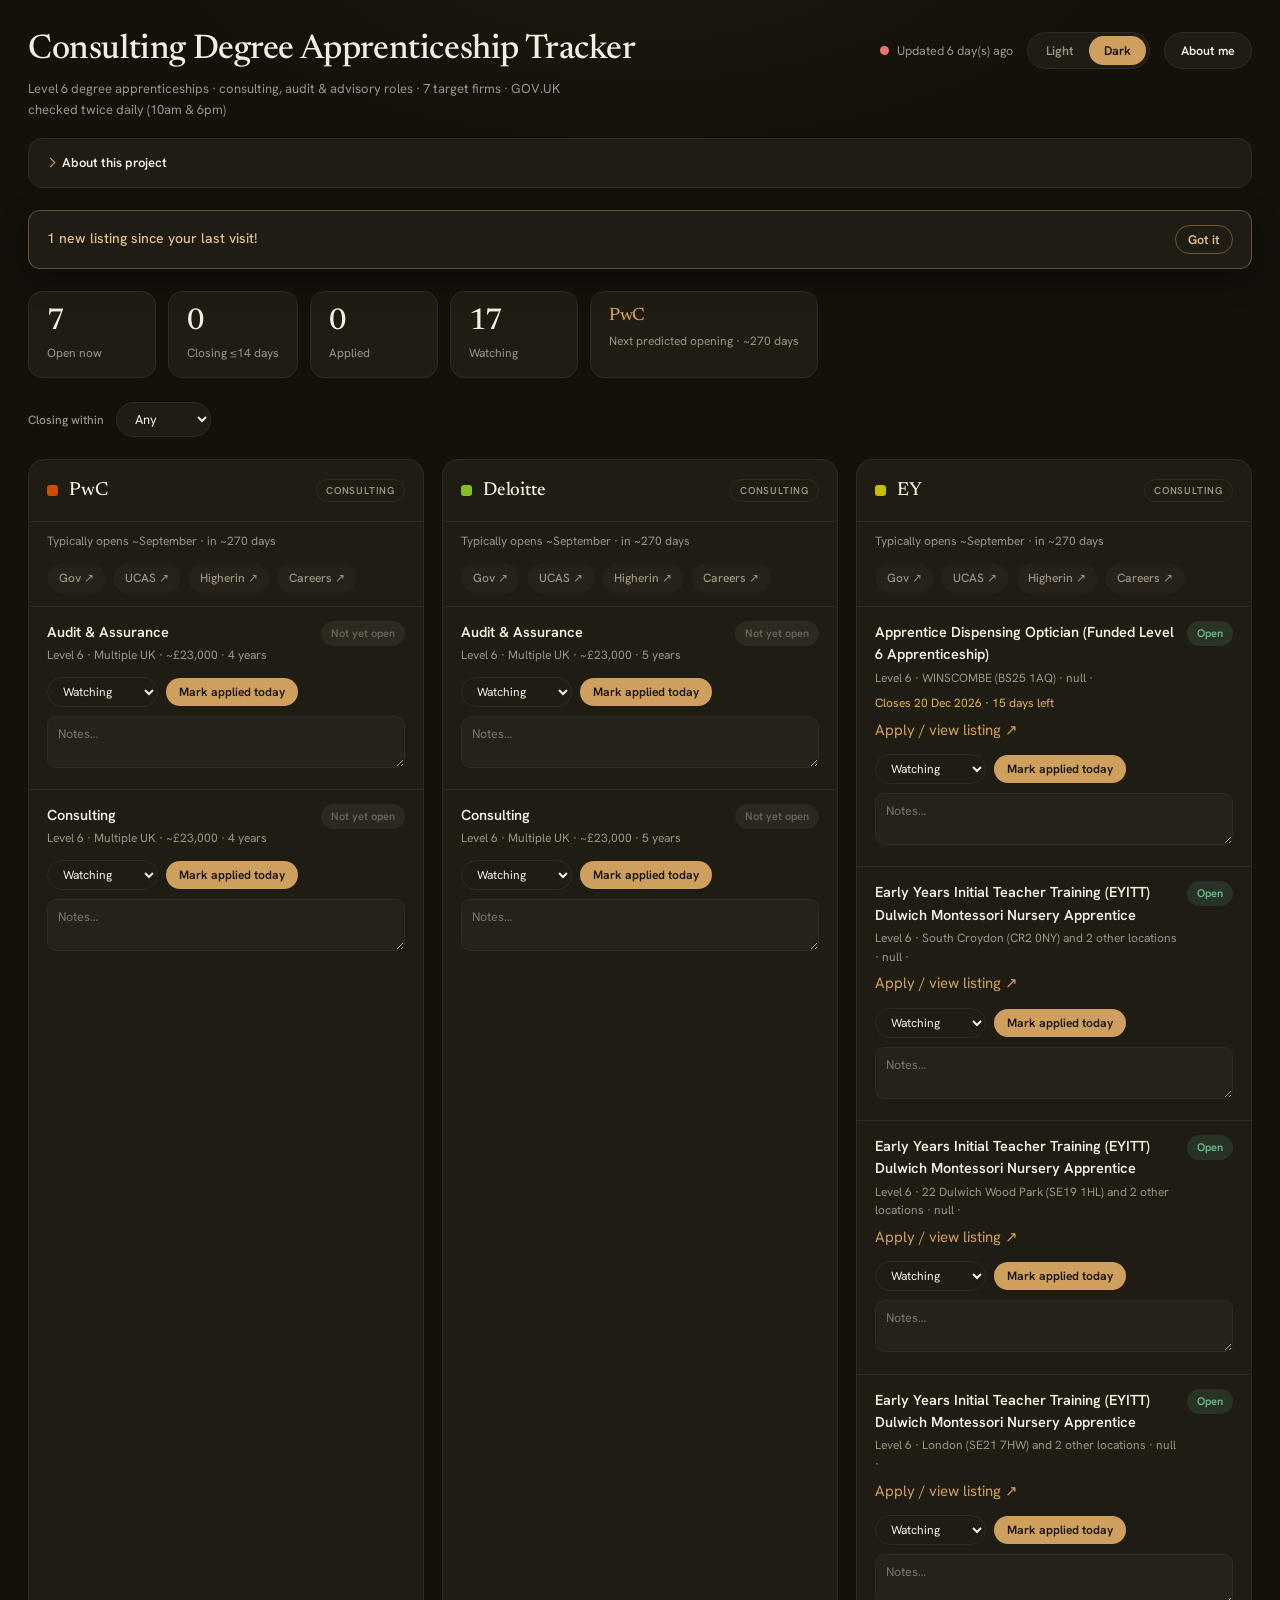
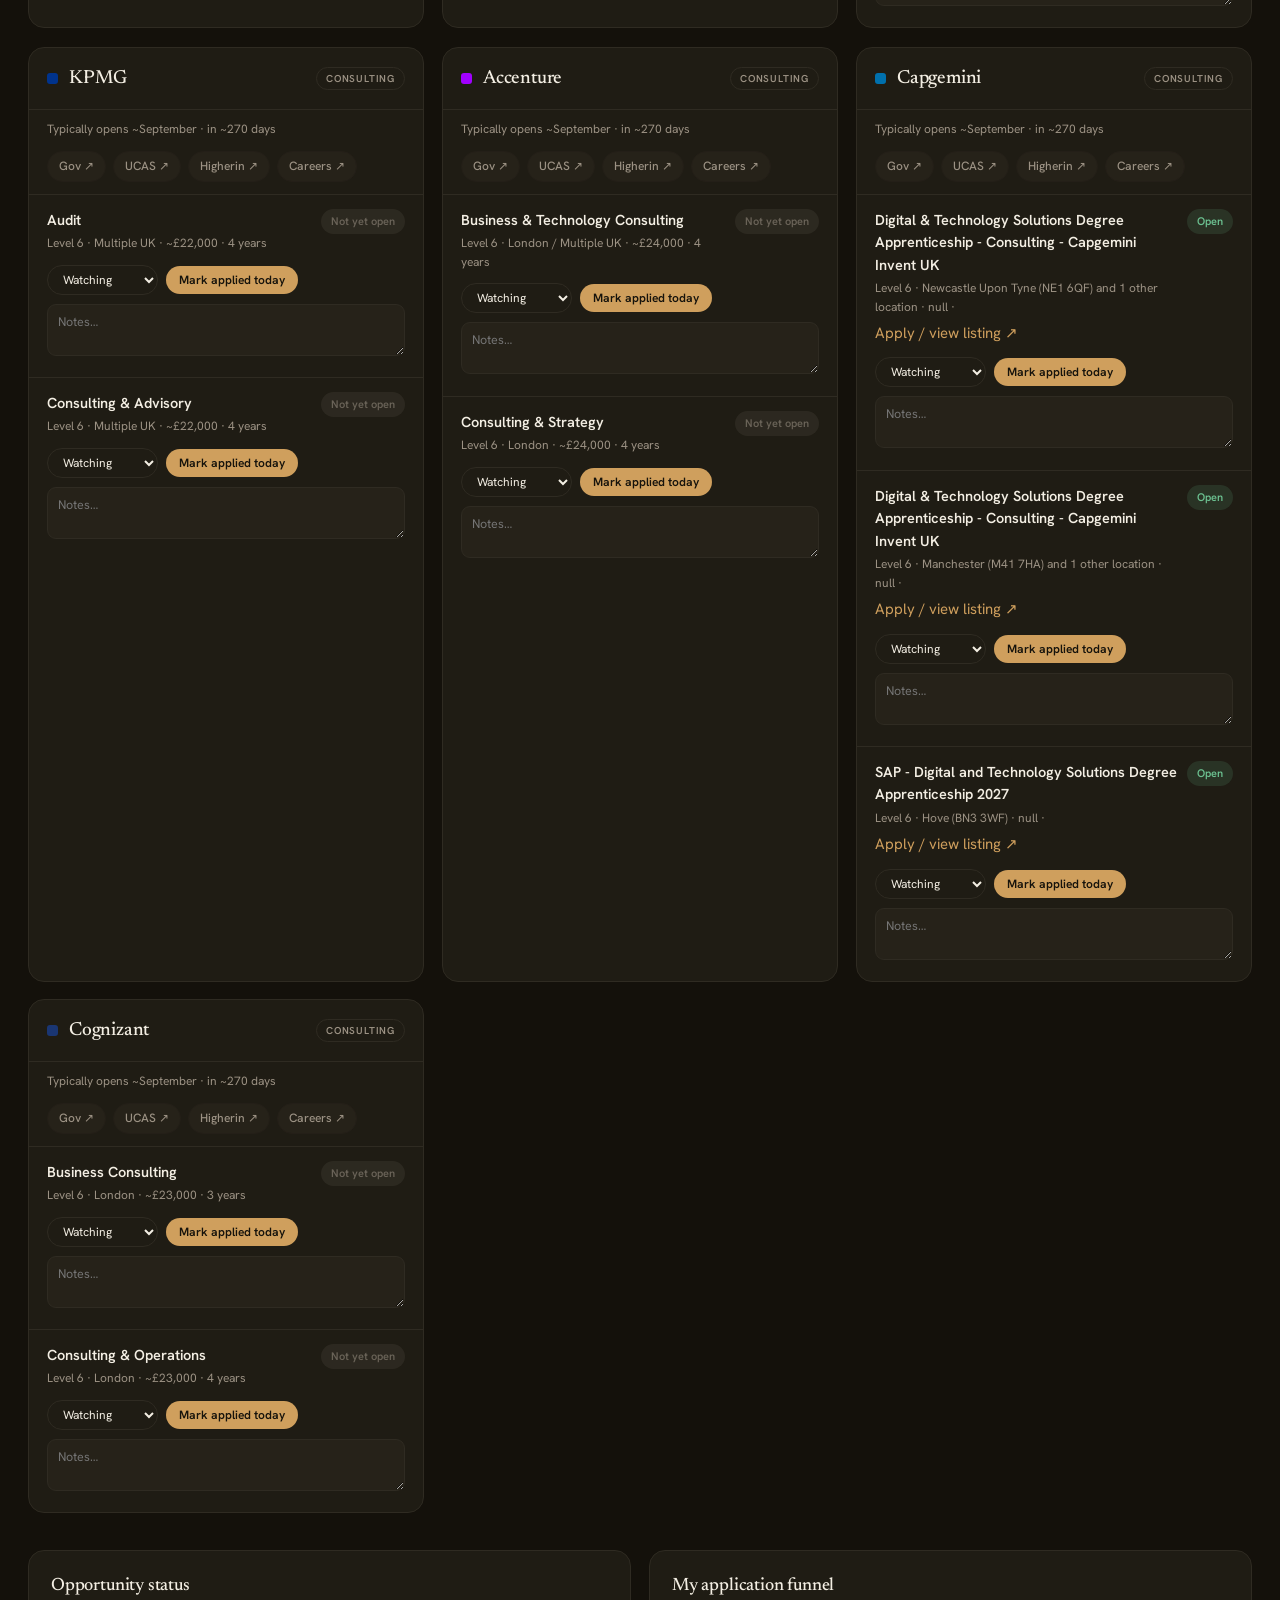
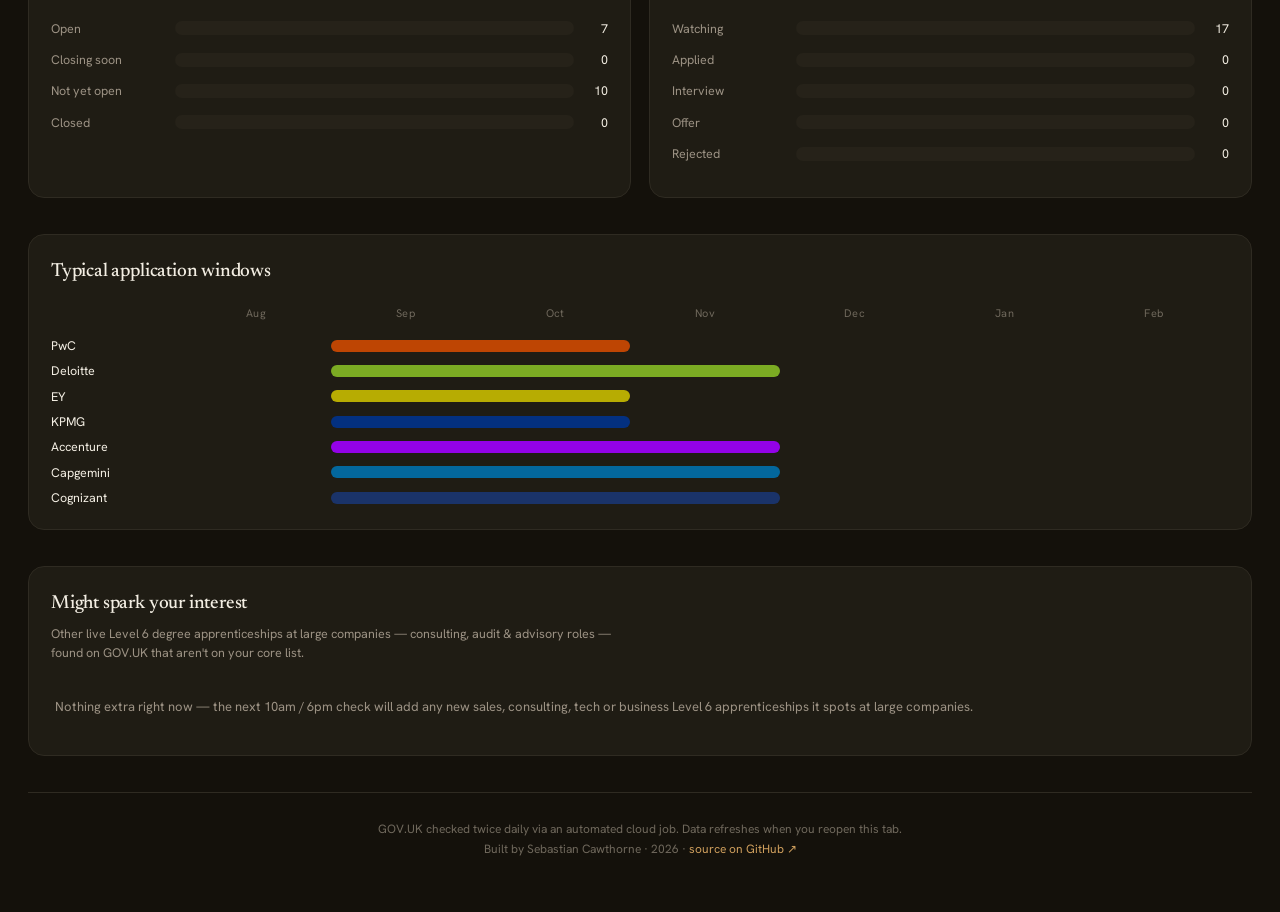
<file: consulting/tracker.html>
<!DOCTYPE html>
<html lang="en" data-page="tracker">
<head>
<meta charset="UTF-8">
<meta name="viewport" content="width=device-width, initial-scale=1.0">
<title>Consulting Degree Apprenticeship Tracker</title>
<meta name="description" content="Live tracker for Level 6 degree apprenticeships in consulting, audit and advisory at 7 major UK firms - auto-updated from GOV.UK twice daily.">
<meta property="og:title" content="Consulting Degree Apprenticeship Tracker">
<meta property="og:description" content="Live tracker for Level 6 degree apprenticeships in consulting, audit and advisory at 7 major UK firms - auto-updated from GOV.UK twice daily.">
<meta property="og:type" content="website">
<meta name="twitter:card" content="summary">
<link rel="preconnect" href="https://fonts.googleapis.com">
<link rel="preconnect" href="https://fonts.gstatic.com" crossorigin>
<link href="https://fonts.googleapis.com/css2?family=Hanken+Grotesk:wght@400;500;600;700&family=Newsreader:opsz,wght@16..72,400;16..72,500&display=swap" rel="stylesheet">
<link rel="stylesheet" href="../assets/tracker.css">
<script src="../assets/theme.js"></script>
</head>
<body>
<div class="wrap">
  <header>
    <h1>Consulting Degree Apprenticeship Tracker</h1>
    <div class="head-right">
      <div class="updated"><span class="pulse" id="pulse"></span><span id="updatedTxt">&mdash;</span></div>
      <div class="theme-toggle" role="group" aria-label="Colour theme">
        <button data-theme-btn="light" aria-label="Light mode">Light</button>
        <button data-theme-btn="dark" aria-label="Dark mode">Dark</button>
      </div>
      <a class="aboutbtn" href="index.html">About me</a>
    </div>
  </header>
  <p class="sub">Level 6 degree apprenticeships &middot; consulting, audit &amp; advisory roles &middot; 7 target firms &middot; GOV.UK checked twice daily (10am &amp; 6pm)</p>

  <details class="about">
    <summary>About this project</summary>
    <div class="about-body">
      <p>A live dashboard that automatically tracks <strong>Level 6 degree apprenticeships</strong> in consulting, audit and advisory at 7 major firms (PwC, Deloitte, EY, KPMG, Accenture and more).</p>
      <p>A scheduled job runs in the cloud <strong>twice a day</strong>, scrapes the UK Government's official <em>Find an Apprenticeship</em> register, filters out technical roles, flags large-employer opportunities worth a look, and updates this page &mdash; so new openings surface the moment they go live.</p>
      <p><strong>Built with:</strong> HTML/CSS/JavaScript front-end &middot; GitHub Actions for scheduled cloud scraping &middot; GOV.UK data &middot; hosted on GitHub Pages. Your application progress is saved privately in your own browser.</p>
    </div>
  </details>

  <div class="new-banner" id="newBanner">
    <span id="newBannerTxt"></span>
    <button onclick="dismissNew()">Got it</button>
  </div>

  <div class="summary" id="summary"></div>

  <div class="filters">
    <div><label>Closing within</label>
      <select id="closingFilter">
        <option value="any">Any</option>
        <option value="7">7 days</option>
        <option value="14">14 days</option>
        <option value="30">30 days</option>
      </select>
    </div>
  </div>

  <div class="grid" id="grid"></div>

  <div class="charts">
    <div class="chart"><h3>Opportunity status</h3><div id="statusChart"></div></div>
    <div class="chart"><h3>My application funnel</h3><div id="funnelChart"></div></div>
  </div>

  <div class="timeline">
    <h2>Typical application windows</h2>
    <div class="tl-grid" id="timeline"></div>
  </div>

  <div class="interest" id="interestSection">
    <h2>Might spark your interest</h2>
    <p class="interest-sub">Other live Level 6 degree apprenticeships at large companies &mdash; consulting, audit &amp; advisory roles &mdash; found on GOV.UK that aren't on your core list.</p>
    <div id="interestList"></div>
  </div>

  <div class="footer">
    GOV.UK checked twice daily via an automated cloud job. Data refreshes when you reopen this tab.<br>
    Built by Sebastian Cawthorne &middot; 2026 &middot; <a href="https://github.com/SebCaw/apprenticeship-tracker" target="_blank">source on GitHub &#8599;</a>
  </div>
</div>

<script>window.DATA_FILE = "data.json";</script>
<script src="../assets/tracker.js"></script>
</body>
</html>
</file>
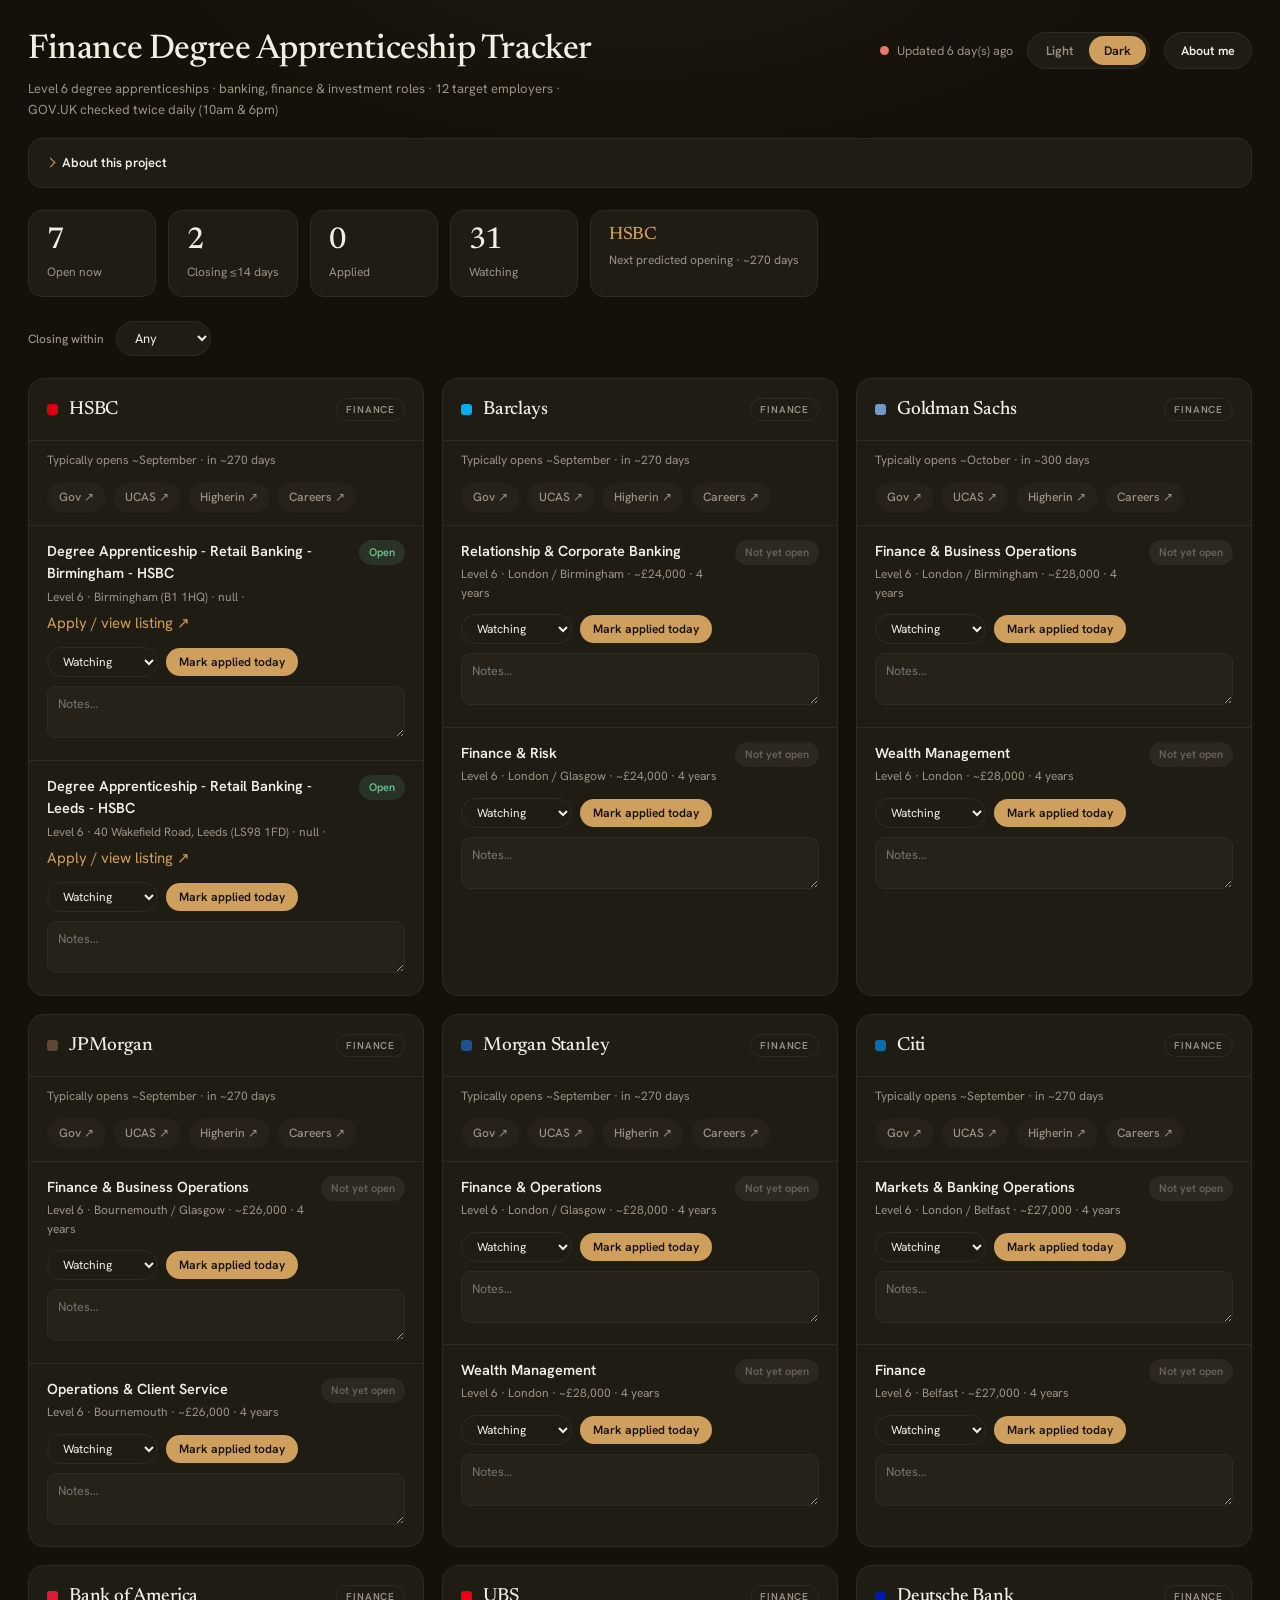
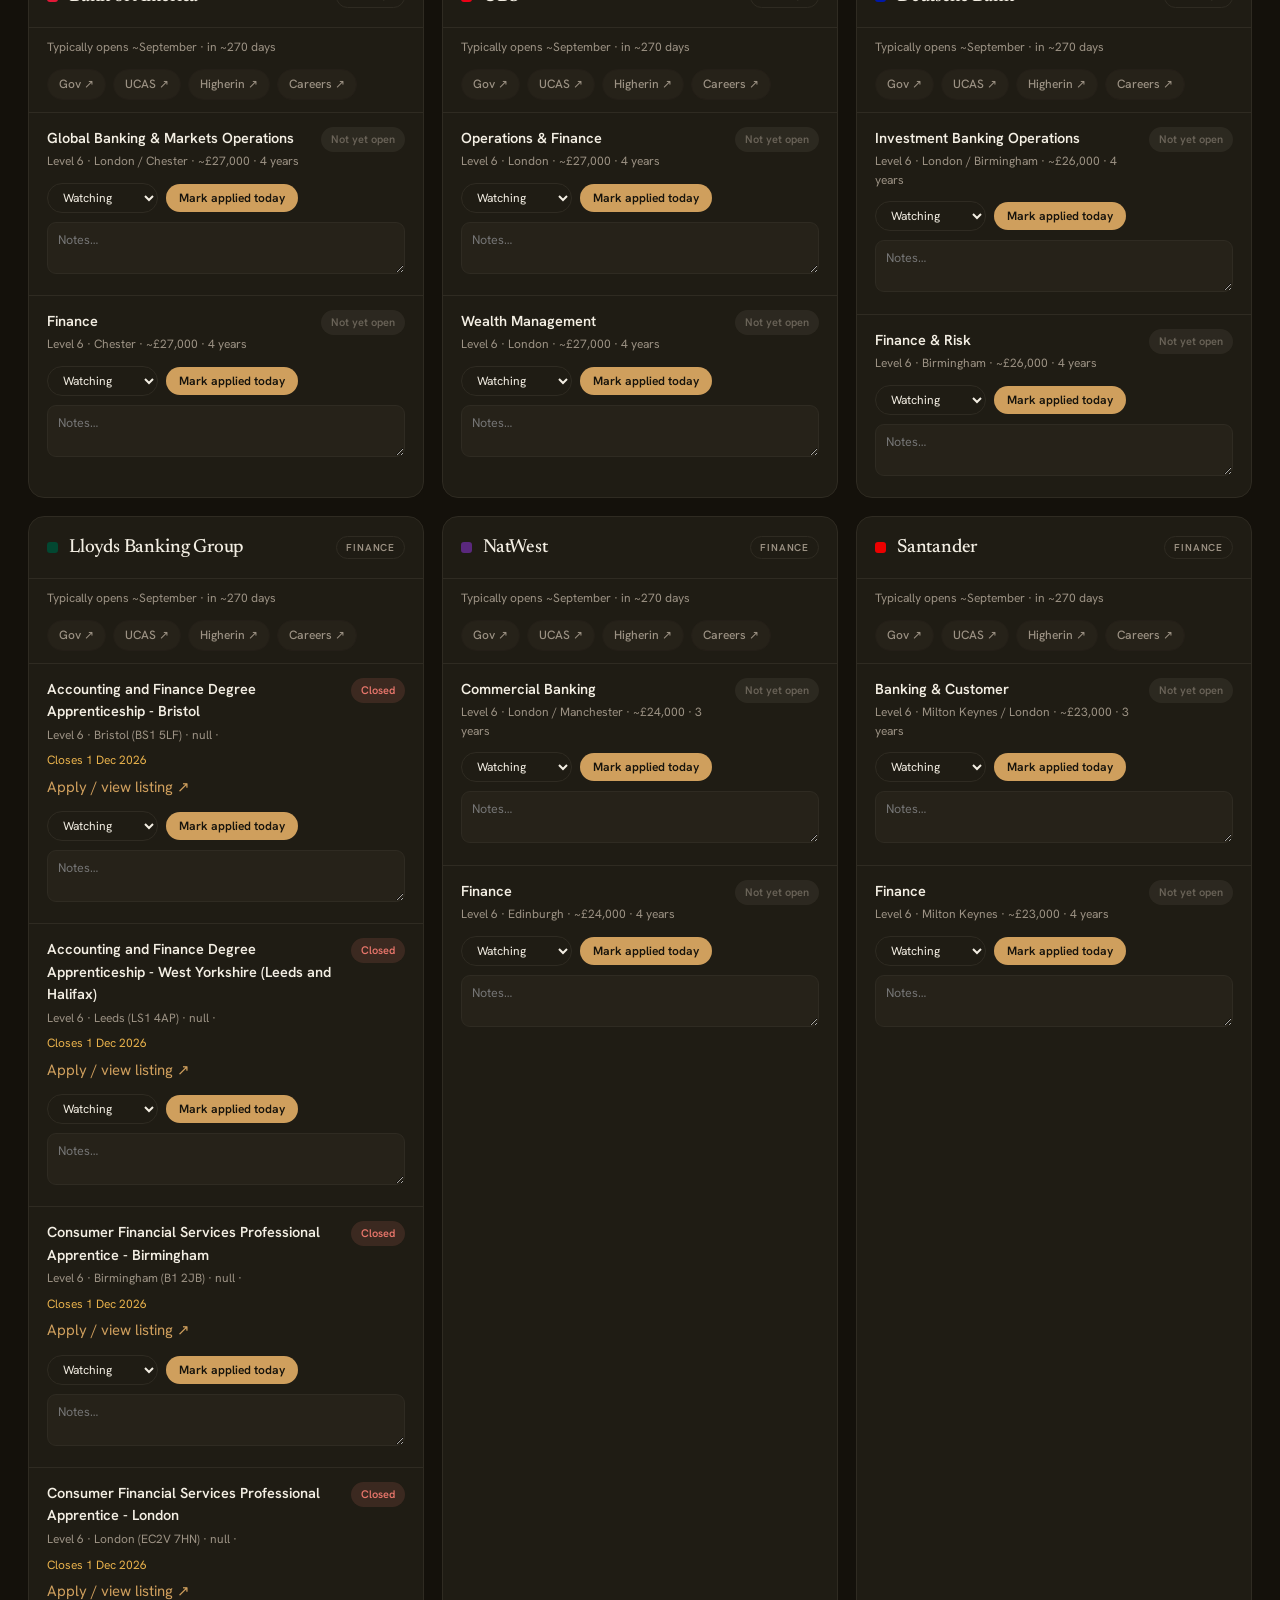
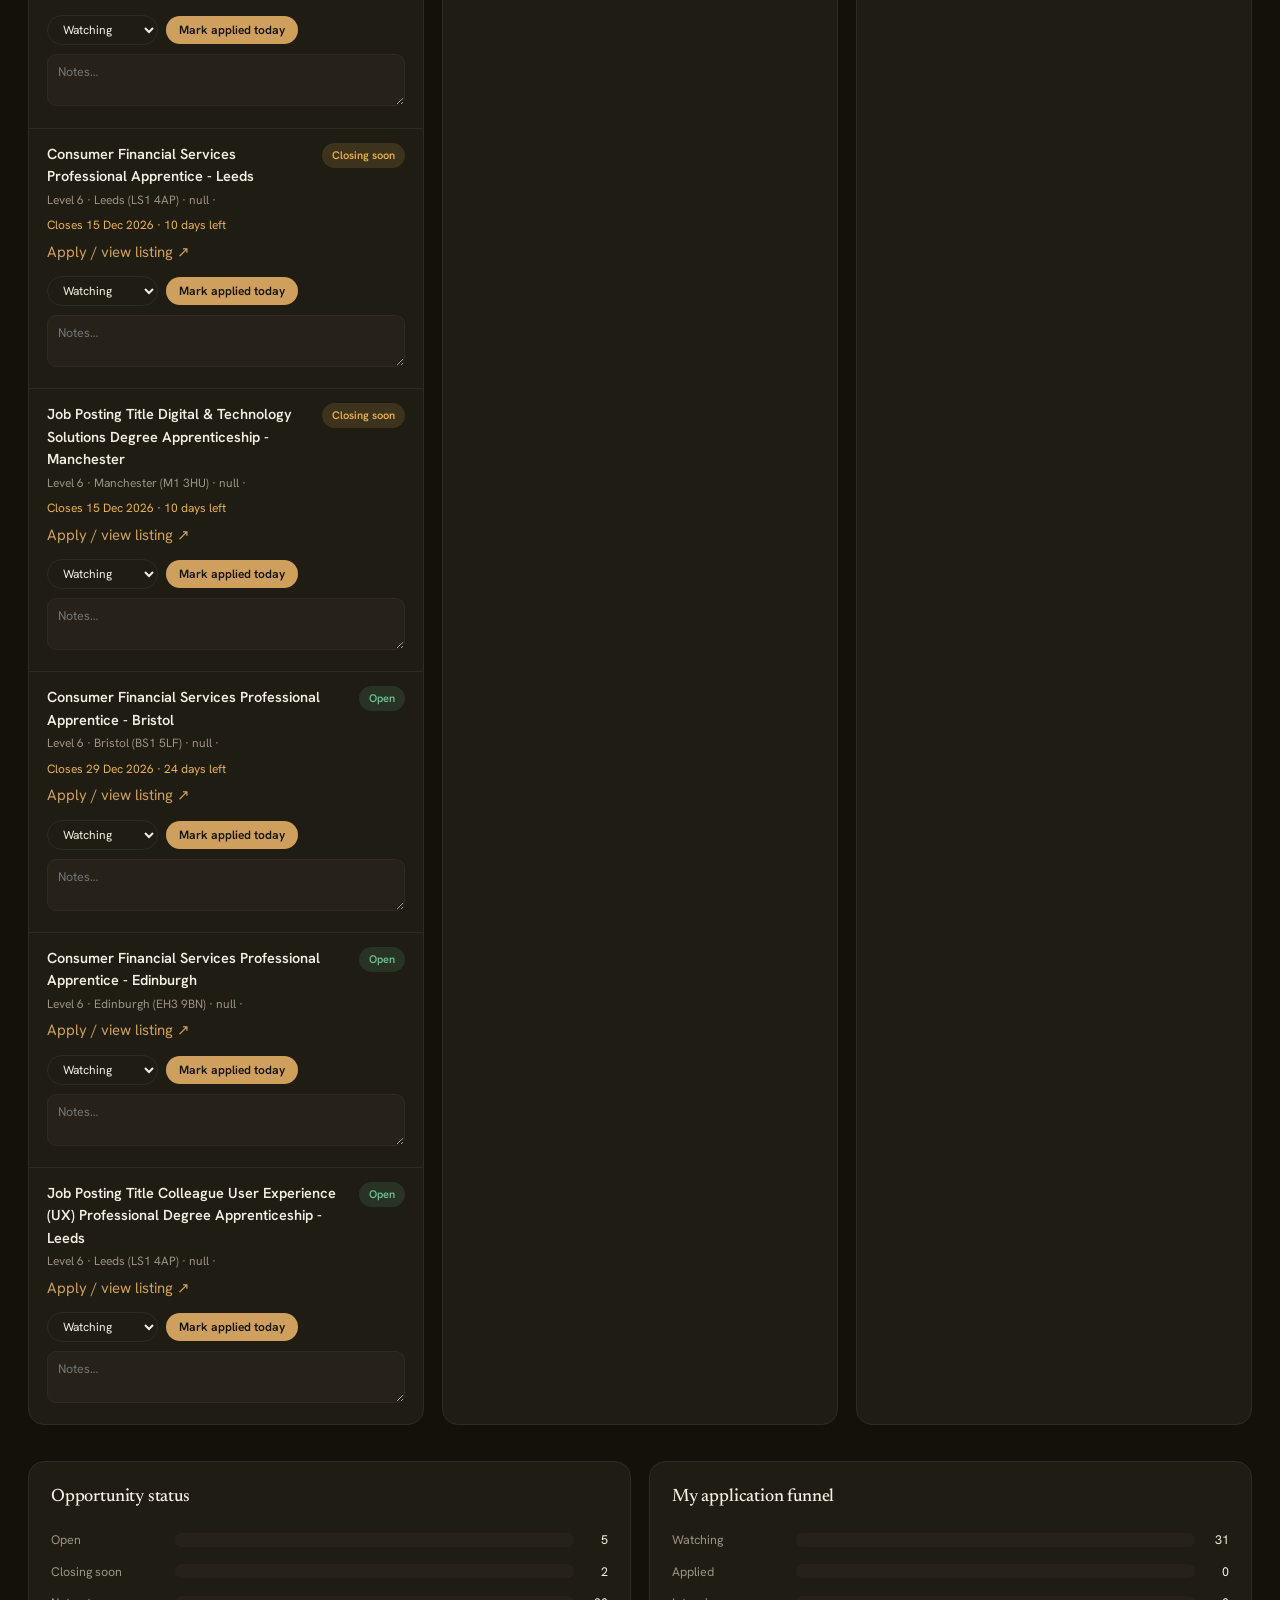
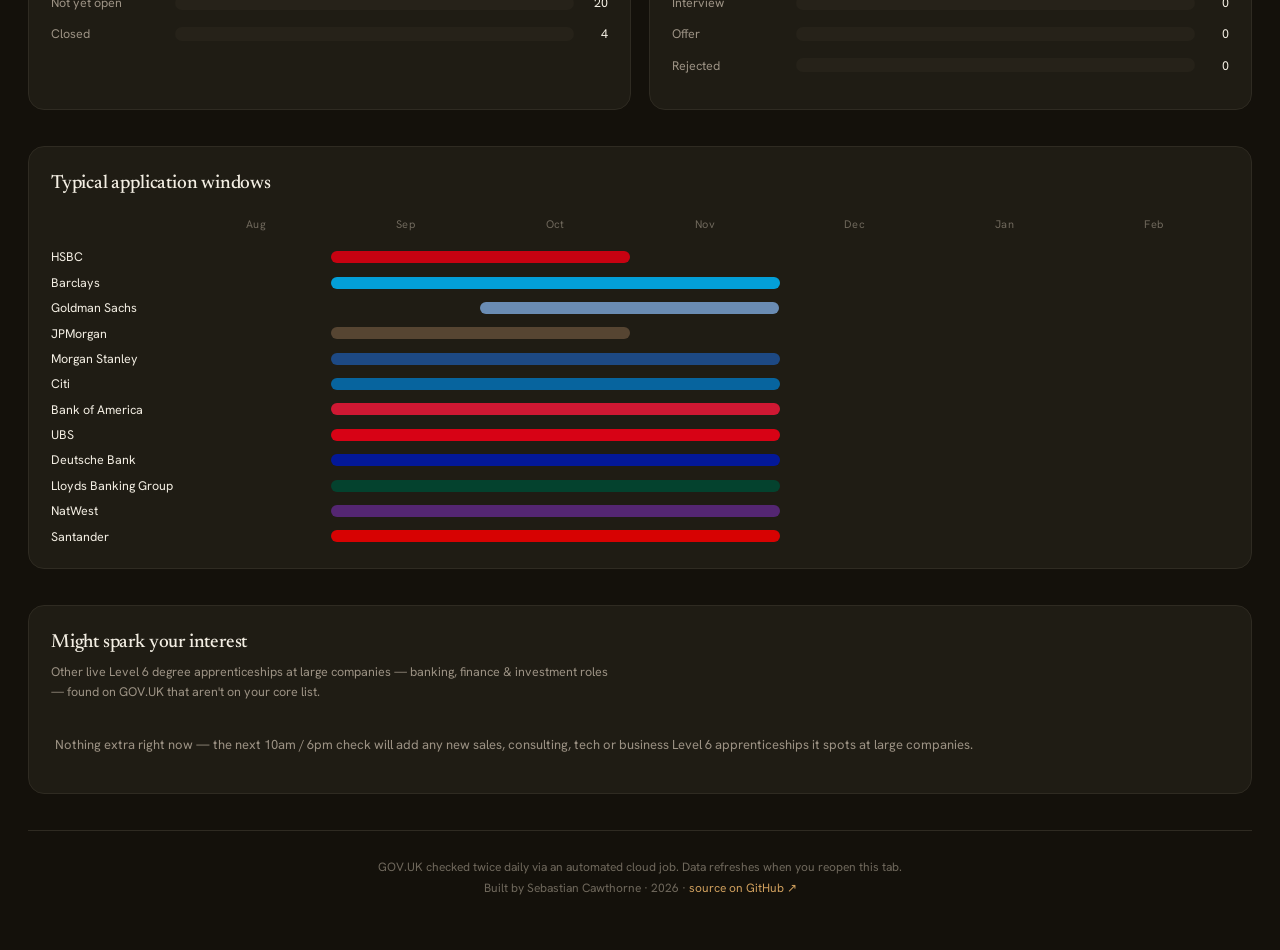
<file: finance/tracker.html>
<!DOCTYPE html>
<html lang="en" data-page="tracker">
<head>
<meta charset="UTF-8">
<meta name="viewport" content="width=device-width, initial-scale=1.0">
<title>Finance Degree Apprenticeship Tracker</title>
<meta name="description" content="Live tracker for Level 6 degree apprenticeships in banking, finance and investment at 12 major UK employers - auto-updated from GOV.UK twice daily.">
<meta property="og:title" content="Finance Degree Apprenticeship Tracker">
<meta property="og:description" content="Live tracker for Level 6 degree apprenticeships in banking, finance and investment at 12 major UK employers - auto-updated from GOV.UK twice daily.">
<meta property="og:type" content="website">
<meta name="twitter:card" content="summary">
<link rel="preconnect" href="https://fonts.googleapis.com">
<link rel="preconnect" href="https://fonts.gstatic.com" crossorigin>
<link href="https://fonts.googleapis.com/css2?family=Hanken+Grotesk:wght@400;500;600;700&family=Newsreader:opsz,wght@16..72,400;16..72,500&display=swap" rel="stylesheet">
<link rel="stylesheet" href="../assets/tracker.css">
<script src="../assets/theme.js"></script>
</head>
<body>
<div class="wrap">
  <header>
    <h1>Finance Degree Apprenticeship Tracker</h1>
    <div class="head-right">
      <div class="updated"><span class="pulse" id="pulse"></span><span id="updatedTxt">&mdash;</span></div>
      <div class="theme-toggle" role="group" aria-label="Colour theme">
        <button data-theme-btn="light" aria-label="Light mode">Light</button>
        <button data-theme-btn="dark" aria-label="Dark mode">Dark</button>
      </div>
      <a class="aboutbtn" href="index.html">About me</a>
    </div>
  </header>
  <p class="sub">Level 6 degree apprenticeships &middot; banking, finance &amp; investment roles &middot; 12 target employers &middot; GOV.UK checked twice daily (10am &amp; 6pm)</p>

  <details class="about">
    <summary>About this project</summary>
    <div class="about-body">
      <p>A live dashboard that automatically tracks <strong>Level 6 degree apprenticeships</strong> in banking, finance and investment at 12 major employers (HSBC, Barclays, Goldman Sachs, JPMorgan, Morgan Stanley and more).</p>
      <p>A scheduled job runs in the cloud <strong>twice a day</strong>, scrapes the UK Government's official <em>Find an Apprenticeship</em> register, filters out technical roles, flags large-employer opportunities worth a look, and updates this page &mdash; so new openings surface the moment they go live.</p>
      <p><strong>Built with:</strong> HTML/CSS/JavaScript front-end &middot; GitHub Actions for scheduled cloud scraping &middot; GOV.UK data &middot; hosted on GitHub Pages. Your application progress is saved privately in your own browser.</p>
    </div>
  </details>

  <div class="new-banner" id="newBanner">
    <span id="newBannerTxt"></span>
    <button onclick="dismissNew()">Got it</button>
  </div>

  <div class="summary" id="summary"></div>

  <div class="filters">
    <div><label>Closing within</label>
      <select id="closingFilter">
        <option value="any">Any</option>
        <option value="7">7 days</option>
        <option value="14">14 days</option>
        <option value="30">30 days</option>
      </select>
    </div>
  </div>

  <div class="grid" id="grid"></div>

  <div class="charts">
    <div class="chart"><h3>Opportunity status</h3><div id="statusChart"></div></div>
    <div class="chart"><h3>My application funnel</h3><div id="funnelChart"></div></div>
  </div>

  <div class="timeline">
    <h2>Typical application windows</h2>
    <div class="tl-grid" id="timeline"></div>
  </div>

  <div class="interest" id="interestSection">
    <h2>Might spark your interest</h2>
    <p class="interest-sub">Other live Level 6 degree apprenticeships at large companies &mdash; banking, finance &amp; investment roles &mdash; found on GOV.UK that aren't on your core list.</p>
    <div id="interestList"></div>
  </div>

  <div class="footer">
    GOV.UK checked twice daily via an automated cloud job. Data refreshes when you reopen this tab.<br>
    Built by Sebastian Cawthorne &middot; 2026 &middot; <a href="https://github.com/SebCaw/apprenticeship-tracker" target="_blank">source on GitHub &#8599;</a>
  </div>
</div>

<script>window.DATA_FILE = "data.json";</script>
<script src="../assets/tracker.js"></script>
</body>
</html>
</file>
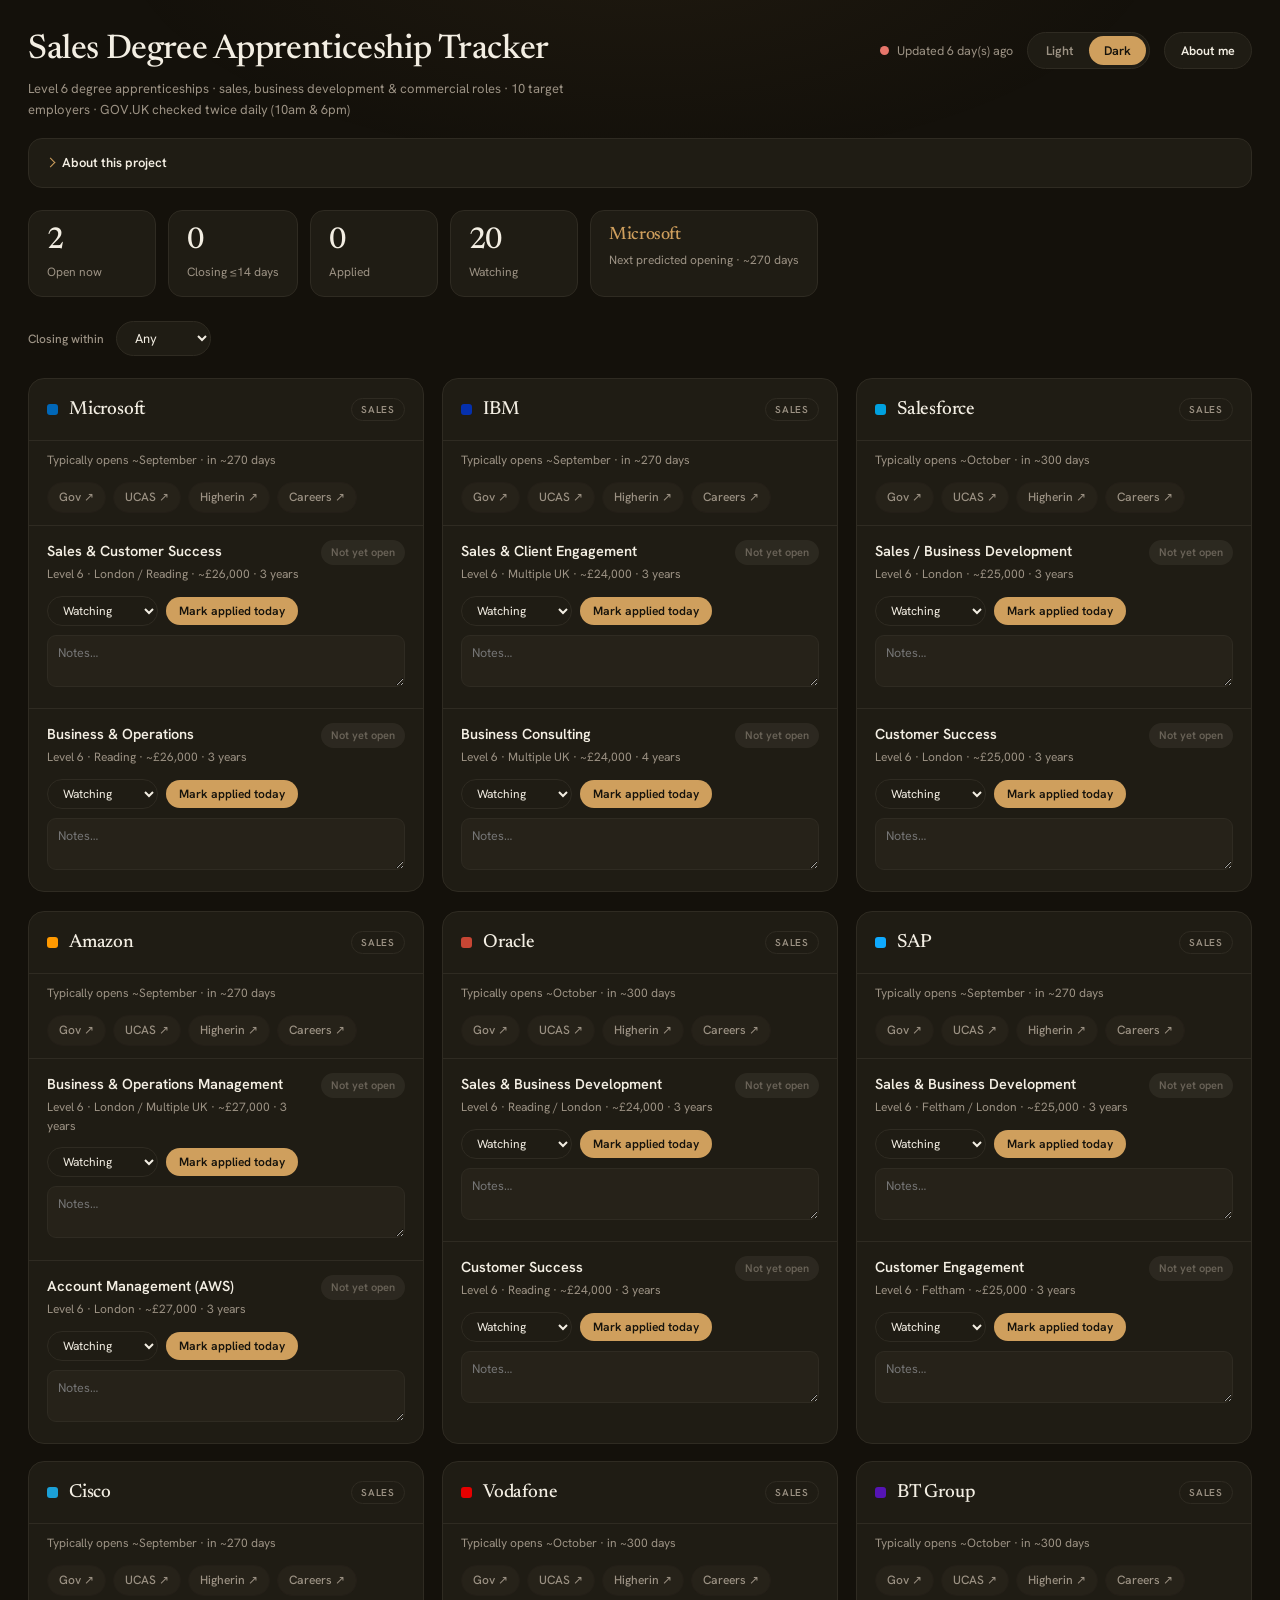
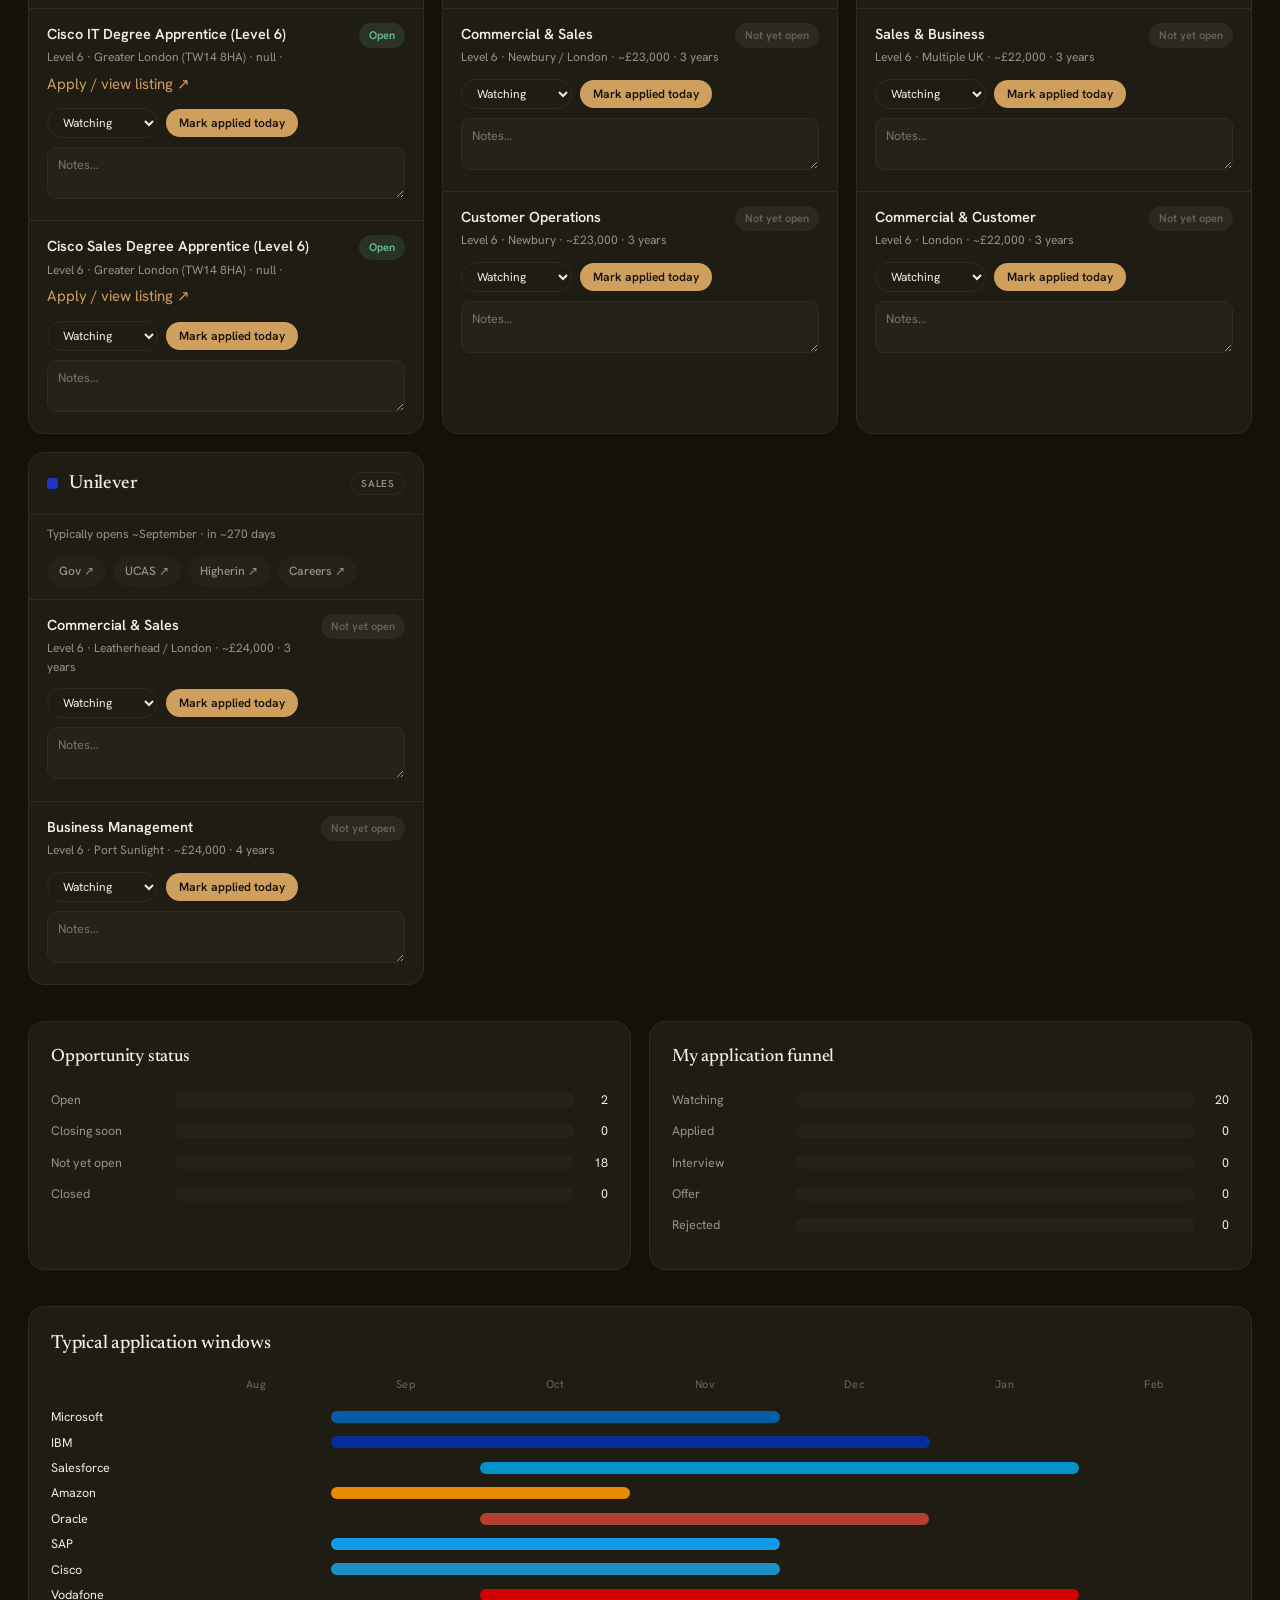
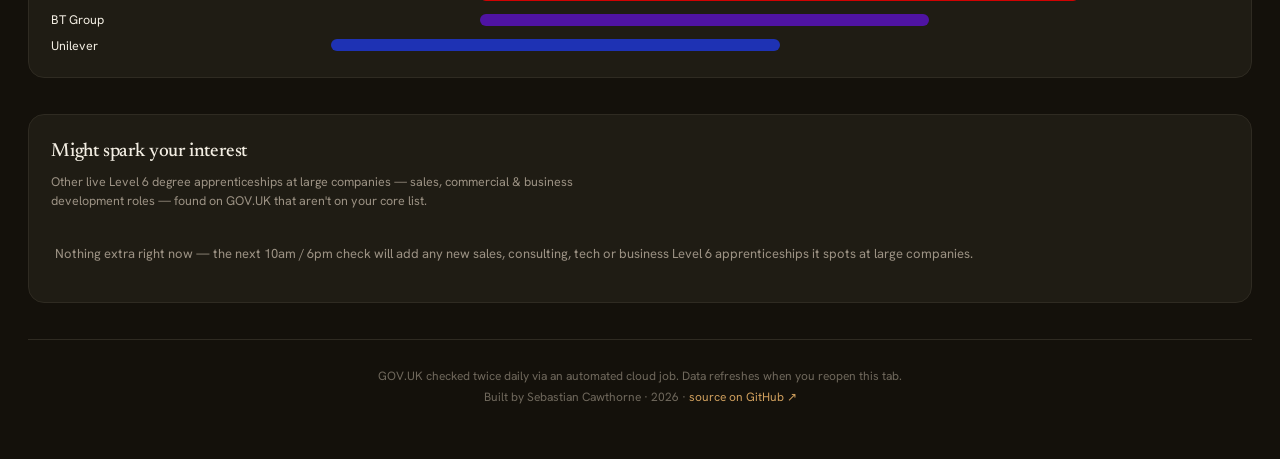
<file: sales/tracker.html>
<!DOCTYPE html>
<html lang="en" data-page="tracker">
<head>
<meta charset="UTF-8">
<meta name="viewport" content="width=device-width, initial-scale=1.0">
<title>Sales Degree Apprenticeship Tracker</title>
<meta name="description" content="Live tracker for Level 6 degree apprenticeships in sales, business development and commercial roles at 10 major UK employers - auto-updated from GOV.UK twice daily.">
<meta property="og:title" content="Sales Degree Apprenticeship Tracker">
<meta property="og:description" content="Live tracker for Level 6 degree apprenticeships in sales, business development and commercial roles at 10 major UK employers - auto-updated from GOV.UK twice daily.">
<meta property="og:type" content="website">
<meta name="twitter:card" content="summary">
<link rel="preconnect" href="https://fonts.googleapis.com">
<link rel="preconnect" href="https://fonts.gstatic.com" crossorigin>
<link href="https://fonts.googleapis.com/css2?family=Hanken+Grotesk:wght@400;500;600;700&family=Newsreader:opsz,wght@16..72,400;16..72,500&display=swap" rel="stylesheet">
<link rel="stylesheet" href="../assets/tracker.css">
<script src="../assets/theme.js"></script>
</head>
<body>
<div class="wrap">
  <header>
    <h1>Sales Degree Apprenticeship Tracker</h1>
    <div class="head-right">
      <div class="updated"><span class="pulse" id="pulse"></span><span id="updatedTxt">&mdash;</span></div>
      <div class="theme-toggle" role="group" aria-label="Colour theme">
        <button data-theme-btn="light" aria-label="Light mode">Light</button>
        <button data-theme-btn="dark" aria-label="Dark mode">Dark</button>
      </div>
      <a class="aboutbtn" href="index.html">About me</a>
    </div>
  </header>
  <p class="sub">Level 6 degree apprenticeships &middot; sales, business development &amp; commercial roles &middot; 10 target employers &middot; GOV.UK checked twice daily (10am &amp; 6pm)</p>

  <details class="about">
    <summary>About this project</summary>
    <div class="about-body">
      <p>A live dashboard that automatically tracks <strong>Level 6 degree apprenticeships</strong> in sales, business development and commercial roles at 10 major employers (Microsoft, Amazon, Salesforce, IBM, Cisco and more).</p>
      <p>A scheduled job runs in the cloud <strong>twice a day</strong>, scrapes the UK Government's official <em>Find an Apprenticeship</em> register, filters out technical roles, flags large-employer opportunities worth a look, and updates this page &mdash; so new openings surface the moment they go live.</p>
      <p><strong>Built with:</strong> HTML/CSS/JavaScript front-end &middot; GitHub Actions for scheduled cloud scraping &middot; GOV.UK data &middot; hosted on GitHub Pages. Your application progress is saved privately in your own browser.</p>
    </div>
  </details>

  <div class="new-banner" id="newBanner">
    <span id="newBannerTxt"></span>
    <button onclick="dismissNew()">Got it</button>
  </div>

  <div class="summary" id="summary"></div>

  <div class="filters">
    <div><label>Closing within</label>
      <select id="closingFilter">
        <option value="any">Any</option>
        <option value="7">7 days</option>
        <option value="14">14 days</option>
        <option value="30">30 days</option>
      </select>
    </div>
  </div>

  <div class="grid" id="grid"></div>

  <div class="charts">
    <div class="chart"><h3>Opportunity status</h3><div id="statusChart"></div></div>
    <div class="chart"><h3>My application funnel</h3><div id="funnelChart"></div></div>
  </div>

  <div class="timeline">
    <h2>Typical application windows</h2>
    <div class="tl-grid" id="timeline"></div>
  </div>

  <div class="interest" id="interestSection">
    <h2>Might spark your interest</h2>
    <p class="interest-sub">Other live Level 6 degree apprenticeships at large companies &mdash; sales, commercial &amp; business development roles &mdash; found on GOV.UK that aren't on your core list.</p>
    <div id="interestList"></div>
  </div>

  <div class="footer">
    GOV.UK checked twice daily via an automated cloud job. Data refreshes when you reopen this tab.<br>
    Built by Sebastian Cawthorne &middot; 2026 &middot; <a href="https://github.com/SebCaw/apprenticeship-tracker" target="_blank">source on GitHub &#8599;</a>
  </div>
</div>

<script>window.DATA_FILE = "data.json";</script>
<script src="../assets/tracker.js"></script>
</body>
</html>
</file>
<file: assets/tracker.css>
/* ============================================================
   Degree Apprenticeship Tracker
   Visual system: "Warm graphite & bronze" — matches About page.
   Display serif: Newsreader · UI/body: Hanken Grotesk
   Variable + class names preserved for tracker.js.
   ============================================================ */

:root {
  /* Dark — warm graphite */
  --bg: #14110b;
  --panel: #1f1c14;
  --panel-2: #262219;
  --border: #2f2b22;
  --border-soft: #241f18;
  --text: #f3eee3;
  --muted: #9c9284;
  --faint: #6f685c;
  --accent: #cf9f5d;
  --accent-2: #e3c08a;
  --gold: #cf9f5d;
  --ink: #16130c;
  --accent-rgb: 207,159,93;
  --green: #6cc191;
  --amber: #e9b24c;
  --red: #e7766b;
  --grey: #6a6358;

  --serif: "Newsreader", Georgia, "Times New Roman", serif;
  --sans: "Hanken Grotesk", -apple-system, BlinkMacSystemFont, "Segoe UI", Roboto, sans-serif;
  --shadow-soft: 0 1px 2px rgba(0,0,0,.25), 0 10px 30px rgba(0,0,0,.32);
}

/* Light — warm paper */
html[data-theme="light"] {
  --bg: #f4efe4;
  --sidebar: #fbf7ef;
  --panel: #fffdf9;
  --panel-2: #f0e9dc;
  --border: #e4dcca;
  --border-soft: #ece4d4;
  --text: #211e17;
  --muted: #6c675b;
  --faint: #9b9384;
  --accent: #8f6a2c;
  --accent-2: #a9823f;
  --gold: #836330;
  --ink: #fffdf9;
  --accent-rgb: 143,106,44;
  --green: #2f9e6b;
  --amber: #b9821c;
  --red: #cf4a3f;
  --grey: #9b9384;
  --shadow-soft: 0 1px 2px rgba(60,48,24,.06), 0 10px 30px rgba(60,48,24,.10);
}

html { color-scheme: dark; }
html[data-theme="light"] { color-scheme: light; }
html[data-theme="light"] .skel-line,
html[data-theme="light"] .skel-pill {
  background: linear-gradient(90deg, var(--panel-2) 25%, #e6dccb 37%, var(--panel-2) 63%);
  background-size: 400% 100%;
}

* { box-sizing: border-box; }
html { scroll-behavior: smooth; }
body {
  margin: 0; background: var(--bg); color: var(--text);
  font-family: var(--sans); font-size: 15px; line-height: 1.55;
  position: relative; min-height: 100vh;
  -webkit-font-smoothing: antialiased; text-rendering: optimizeLegibility;
  transition: background-color .35s ease, color .35s ease;
}
body::before {
  content: ""; position: fixed; inset: 0; z-index: 0; pointer-events: none;
  background: radial-gradient(70% 45% at 50% -8%, rgba(var(--accent-rgb),.06), transparent 60%);
}
a { color: var(--accent); text-decoration: none; transition: color .15s; }
a:hover { color: var(--accent-2); }
::selection { background: rgba(var(--accent-rgb),.28); color: var(--text); }
.wrap { max-width: 1280px; margin: 0 auto; padding: 32px 28px 44px; position: relative; z-index: 1; }

/* Theme toggle */
.theme-toggle {
  display: inline-flex; border: 1px solid var(--border); border-radius: 999px;
  overflow: hidden; background: var(--panel); padding: 3px;
}
.theme-toggle button {
  background: transparent; border: none; color: var(--muted);
  font-family: var(--sans); font-size: 12.5px; font-weight: 600;
  padding: 6px 15px; cursor: pointer; border-radius: 999px;
  transition: color .18s, background .18s;
}
.theme-toggle button:hover { color: var(--text); }
.theme-toggle button.active { background: var(--accent); color: var(--ink); }

/* Header */
header { display: flex; align-items: center; justify-content: space-between; flex-wrap: wrap; gap: 14px; margin-bottom: 10px; }
h1 {
  font-family: var(--serif); font-weight: 500;
  font-size: clamp(26px, 3.6vw, 34px); margin: 0; letter-spacing: -0.012em;
  color: var(--text); line-height: 1.05;
}
.head-right { display: flex; align-items: center; gap: 14px; flex-wrap: wrap; }
.updated { color: var(--muted); font-size: 12.5px; display: flex; align-items: center; gap: 8px; font-variant-numeric: tabular-nums; }
.aboutbtn {
  display: inline-flex; align-items: center; gap: 6px; font-size: 12.5px; font-weight: 600;
  color: var(--text); background: var(--panel); border: 1px solid var(--border);
  padding: 8px 16px; border-radius: 999px; white-space: nowrap;
  transition: border-color .2s, color .2s, transform .12s;
}
.aboutbtn:hover { border-color: var(--accent); color: var(--accent); transform: translateY(-1px); }

.pulse {
  width: 9px; height: 9px; border-radius: 50%; background: var(--green);
  box-shadow: 0 0 0 0 rgba(108,193,145,0.55); animation: pulse 2.4s infinite;
}
.pulse.amber { background: var(--amber); }
.pulse.red { background: var(--red); animation: none; }
@keyframes pulse {
  0% { box-shadow: 0 0 0 0 rgba(108,193,145,0.5); }
  70% { box-shadow: 0 0 0 8px rgba(108,193,145,0); }
  100% { box-shadow: 0 0 0 0 rgba(108,193,145,0); }
}

.sub { color: var(--muted); font-size: 13px; margin: 0 0 18px; max-width: 80ch; }

/* About details */
.about { background: var(--panel); border: 1px solid var(--border); border-radius: 14px; margin: 0 0 22px; overflow: hidden; }
.about summary {
  cursor: pointer; padding: 14px 18px; font-size: 13px; font-weight: 600; color: var(--text);
  list-style: none; user-select: none; display: flex; align-items: center; gap: 8px;
  transition: color .15s;
}
.about summary::-webkit-details-marker { display: none; }
.about summary::before {
  content: ""; width: 6px; height: 6px; border-right: 1.5px solid var(--accent);
  border-bottom: 1.5px solid var(--accent); transform: rotate(-45deg); transition: transform .2s; flex-shrink: 0;
}
.about[open] summary::before { transform: rotate(45deg); }
.about summary:hover { color: var(--accent); }
.about[open] summary { border-bottom: 1px solid var(--border); }
.about-body { padding: 16px 18px; font-size: 13px; color: var(--muted); line-height: 1.65; }
.about-body p { margin: 0 0 10px; }
.about-body p:last-child { margin: 0; }
.about-body strong { color: var(--text); font-weight: 600; }

/* New banner */
.new-banner {
  position: relative; overflow: hidden;
  background: var(--panel); border: 1px solid rgba(var(--accent-rgb),.4); color: var(--accent-2);
  padding: 14px 18px; border-radius: 12px; margin-bottom: 22px; font-size: 14px; font-weight: 500;
  display: none; align-items: center; gap: 10px; box-shadow: var(--shadow-soft);
  animation: bannerIn .5s cubic-bezier(.2,.8,.2,1);
}
html[data-theme="light"] .new-banner { color: var(--gold); }
.new-banner.show { display: flex; }
@keyframes bannerIn { from { opacity:0; transform: translateY(-6px); } to { opacity:1; transform:none; } }
.new-banner button {
  position: relative; z-index:1; margin-left: auto; background: transparent;
  border: 1px solid rgba(var(--accent-rgb),.45); color: var(--accent-2);
  padding: 5px 12px; border-radius: 999px; cursor: pointer; font-family: var(--sans);
  font-size: 12.5px; font-weight: 600; transition: background .15s;
}
html[data-theme="light"] .new-banner button { color: var(--gold); }
.new-banner button:hover { background: rgba(var(--accent-rgb),.12); }

/* Summary stats */
.summary { display: flex; gap: 12px; flex-wrap: wrap; margin-bottom: 24px; }
.stat {
  background: var(--panel); border: 1px solid var(--border); border-radius: 14px;
  padding: 15px 18px; min-width: 128px; cursor: pointer;
  transition: border-color .2s, transform .18s, box-shadow .2s, background .2s;
}
.stat:hover { border-color: var(--accent); transform: translateY(-2px); box-shadow: var(--shadow-soft); }
.stat.active { border-color: var(--accent); background: var(--panel-2); box-shadow: 0 0 0 1px var(--accent) inset; }
.stat .n {
  font-family: var(--serif); font-size: 30px; font-weight: 500; line-height: 1;
  font-variant-numeric: tabular-nums; letter-spacing: -.02em;
}
.stat .l { font-size: 12px; color: var(--muted); margin-top: 7px; }
.stat.predict { cursor: default; min-width: 210px; }
.stat.predict .n { color: var(--accent); }
.stat.predict:hover { border-color: var(--border); transform: none; box-shadow: none; }

/* Filters */
.filters { display: flex; gap: 18px; flex-wrap: wrap; margin-bottom: 22px; align-items: center; }
.filters label { font-size: 12px; color: var(--muted); margin-right: 8px; font-weight: 500; }
select, .seg {
  background: var(--panel); border: 1px solid var(--border); color: var(--text);
  border-radius: 999px; padding: 7px 14px; font-size: 13px; font-family: var(--sans);
}
.seg-group { display: inline-flex; border: 1px solid var(--border); border-radius: 999px; overflow: hidden; background: var(--panel); padding: 3px; }
.seg-group button {
  background: transparent; border: none; color: var(--muted);
  padding: 6px 15px; font-size: 13px; cursor: pointer; border-radius: 999px;
  font-family: var(--sans); transition: background .2s, color .2s;
}
.seg-group button:hover { color: var(--text); }
.seg-group button.active { background: var(--accent); color: var(--ink); font-weight: 600; }

/* Grid */
.grid { display: grid; grid-template-columns: repeat(auto-fill, minmax(360px, 1fr)); gap: 18px; }
.card {
  background: var(--panel); border: 1px solid var(--border); border-radius: 16px;
  overflow: hidden; display: flex; flex-direction: column; position: relative;
  transition: transform .22s cubic-bezier(.2,.8,.2,1), box-shadow .22s, border-color .22s;
}
.card:hover { transform: translateY(-4px); border-color: var(--accent); box-shadow: var(--shadow-soft); }
.card.animate-in { animation: cardIn .55s cubic-bezier(.2,.8,.2,1) both; }
@keyframes cardIn { from { opacity:0; transform: translateY(14px) scale(.99); } to { opacity:1; transform:none; } }

/* Skeletons */
.skel-card { background: var(--panel); border: 1px solid var(--border); border-radius: 16px; padding: 18px; }
.skel-line { height: 12px; border-radius: 6px; margin-bottom: 11px; background: linear-gradient(90deg, var(--panel-2) 25%, #2c2820 37%, var(--panel-2) 63%); background-size: 400% 100%; animation: skelShimmer 1.4s ease infinite; }
.skel-line.title { height: 18px; width: 55%; margin-bottom: 15px; }
.skel-line.w85 { width: 85%; } .skel-line.w65 { width: 65%; } .skel-line.w40 { width: 40%; }
.skel-pill { height: 22px; width: 92px; border-radius: 999px; margin-top: 13px; background: linear-gradient(90deg, var(--panel-2) 25%, #2c2820 37%, var(--panel-2) 63%); background-size: 400% 100%; animation: skelShimmer 1.4s ease infinite; }
@keyframes skelShimmer { 0% { background-position: 100% 0; } 100% { background-position: 0 0; } }

.card-head { padding: 16px 18px; display: flex; align-items: center; justify-content: space-between; border-bottom: 1px solid var(--border); }
.card-head .left { display: flex; align-items: center; gap: 11px; }
.dot { width: 11px; height: 11px; border-radius: 3px; flex-shrink: 0; }
.card-head h3 { font-family: var(--serif); font-weight: 500; margin: 0; font-size: 19px; letter-spacing: -.01em; }
.tag { font-size: 10px; text-transform: uppercase; letter-spacing: .08em; color: var(--muted); border: 1px solid var(--border); padding: 3px 9px; border-radius: 999px; font-weight: 600; }
.predict-line { font-size: 12px; color: var(--muted); padding: 10px 18px 0; }

.links { display: flex; gap: 7px; flex-wrap: wrap; padding: 12px 18px; }
.links a {
  font-size: 12px; font-weight: 500; color: var(--muted);
  background: var(--panel-2); padding: 5px 11px; border-radius: 999px; border: 1px solid var(--border-soft);
  transition: border-color .15s, color .15s, transform .15s;
}
.links a:hover { border-color: var(--accent); color: var(--text); transform: translateY(-1px); }

.program { border-top: 1px solid var(--border); padding: 14px 18px; }
.program .ptop { display: flex; justify-content: space-between; align-items: flex-start; gap: 8px; }
.program .pname { font-weight: 600; font-size: 14.5px; color: var(--text); }
.program .pmeta { font-size: 12px; color: var(--muted); margin-top: 3px; }
.badge { font-size: 11px; font-weight: 600; padding: 4px 10px; border-radius: 999px; white-space: nowrap; }
.badge.open { background: rgba(108,193,145,.14); color: var(--green); }
.badge.closing_soon { background: rgba(233,178,76,.15); color: var(--amber); }
.badge.closed { background: rgba(231,118,107,.14); color: var(--red); }
.badge.not_open { background: rgba(106,99,88,.18); color: var(--grey); }
.closing { font-size: 12px; color: var(--amber); margin-top: 7px; }

.track { margin-top: 12px; display: flex; gap: 8px; align-items: center; flex-wrap: wrap; }
.track select { font-size: 12px; padding: 5px 11px; transition: border-color .15s, box-shadow .15s; }
.track select:focus { outline: none; border-color: var(--accent); box-shadow: 0 0 0 3px rgba(var(--accent-rgb),.15); }
.applybtn {
  font-size: 12px; background: var(--accent); color: var(--ink); font-weight: 600;
  border: none; padding: 6px 13px; border-radius: 999px; cursor: pointer; font-family: var(--sans);
  transition: transform .12s, box-shadow .2s, filter .2s;
}
.applybtn:hover { filter: brightness(1.06); box-shadow: 0 6px 16px rgba(var(--accent-rgb),.32); transform: translateY(-1px); }
.applybtn:active { transform: translateY(1px) scale(.97); }
.notes {
  width: 100%; margin-top: 9px; background: var(--panel-2); border: 1px solid var(--border);
  color: var(--text); border-radius: 9px; padding: 8px 10px; font-size: 12.5px;
  font-family: inherit; resize: vertical; min-height: 34px; transition: border-color .15s, box-shadow .15s;
}
.notes:focus { outline: none; border-color: var(--accent); box-shadow: 0 0 0 3px rgba(var(--accent-rgb),.15); }
.applied-date { font-size: 11px; color: var(--green); font-weight: 600; }

/* Charts */
.charts { display: grid; grid-template-columns: 1fr 1fr; gap: 18px; margin-top: 36px; }
.chart { background: var(--panel); border: 1px solid var(--border); border-radius: 16px; padding: 22px; }
.chart h3 { font-family: var(--serif); font-weight: 500; margin: 0 0 18px; font-size: 18px; letter-spacing: -.01em; }
.bar-row { display: flex; align-items: center; gap: 12px; margin-bottom: 12px; font-size: 12.5px; }
.bar-row .blab { width: 112px; color: var(--muted); flex-shrink: 0; }
.bar-track { flex: 1; background: var(--panel-2); border-radius: 999px; height: 14px; overflow: hidden; }
.bar-fill { height: 100%; border-radius: 999px; width: 0; transition: width .8s cubic-bezier(.2,.8,.2,1); }
.bar-row .bval { width: 22px; text-align: right; font-variant-numeric: tabular-nums; color: var(--text); }

/* About me (optional block) */
.aboutme { margin-top: 36px; background: var(--panel); border: 1px solid var(--border); border-radius: 16px; padding: 24px; }
.aboutme h2 { font-family: var(--serif); font-weight: 500; margin: 0 0 6px; font-size: 19px; }
.aboutme .am-head { font-weight: 600; color: var(--text); margin: 0 0 10px; }
.aboutme p { color: var(--muted); font-size: 13px; margin: 0 0 12px; line-height: 1.65; }
.am-skills { display: flex; flex-wrap: wrap; gap: 8px; margin-bottom: 14px; }
.am-skills span { font-size: 11px; background: transparent; border: 1px solid var(--border); padding: 5px 12px; border-radius: 999px; color: var(--muted); }
.am-links a { font-size: 13px; background: var(--accent); color: var(--ink); font-weight: 600; padding: 8px 15px; border-radius: 999px; }
.am-links a:hover { filter: brightness(1.06); }

/* Timeline */
.timeline { margin-top: 36px; background: var(--panel); border: 1px solid var(--border); border-radius: 16px; padding: 22px; }
.timeline h2 { font-family: var(--serif); font-weight: 500; font-size: 19px; margin: 0 0 18px; letter-spacing: -.01em; }
.tl-grid { display: grid; grid-template-columns: 130px repeat(7, 1fr); gap: 6px 0; align-items: center; }
.tl-month { font-size: 11px; color: var(--faint); text-align: center; padding-bottom: 8px; letter-spacing: .04em; }
.tl-name { font-size: 12.5px; padding-right: 8px; color: var(--text); }
.tl-row { position: relative; grid-column: 2 / span 7; height: 18px; }
.tl-bar { position: absolute; height: 12px; top: 3px; border-radius: 999px; opacity: .9; transform-origin: left center; }
.tl-bar.grow { animation: barGrow .8s cubic-bezier(.2,.8,.2,1) both; }
@keyframes barGrow { from { transform: scaleX(0); opacity:0; } to { transform: scaleX(1); opacity:.9; } }

/* Interest */
.interest { margin-top: 36px; background: var(--panel); border: 1px solid var(--border); border-radius: 16px; padding: 22px; position: relative; overflow: hidden; }
.interest h2 { font-family: var(--serif); font-weight: 500; font-size: 19px; margin: 0 0 5px; letter-spacing: -.01em; }
.interest-sub { color: var(--muted); font-size: 12.5px; margin: 0 0 18px; max-width: 80ch; }
.irow {
  display: flex; align-items: center; gap: 13px; padding: 13px 14px; border: 1px solid var(--border);
  border-radius: 12px; margin-bottom: 9px; transition: border-color .18s, transform .18s, background .18s;
}
.irow:hover { border-color: var(--accent); transform: translateX(3px); background: var(--panel-2); }
.irow .imain { flex: 1; min-width: 0; }
.irow .ititle { font-weight: 600; font-size: 14px; color: var(--text); }
.irow .imeta { font-size: 12px; color: var(--muted); margin-top: 3px; }
.irow .icat { font-size: 10px; text-transform: uppercase; letter-spacing: .08em; color: var(--accent); border: 1px solid rgba(var(--accent-rgb),.4); padding: 3px 9px; border-radius: 999px; white-space: nowrap; }
.irow .iclose { font-size: 12px; color: var(--amber); white-space: nowrap; }
.irow a.iapply { font-size: 12px; background: var(--accent); color: var(--ink); font-weight: 600; padding: 6px 12px; border-radius: 999px; white-space: nowrap; }
.irow a.iapply:hover { filter: brightness(1.06); }
.interest-empty { color: var(--muted); font-size: 13px; padding: 16px 4px; }

.footer {
  text-align: center; color: var(--faint); font-size: 12px; margin: 36px 0 8px;
  padding-top: 26px; border-top: 1px solid var(--border); line-height: 1.7;
}

@media (prefers-reduced-motion: reduce) {
  html { scroll-behavior: auto; }
  *, *::before, *::after { animation: none !important; transition: none !important; }
}

@media (max-width: 760px) {
  .wrap { padding: 24px 18px 40px; }
  .charts { grid-template-columns: 1fr; }
  .grid { grid-template-columns: 1fr; }
  .tl-grid { grid-template-columns: 92px repeat(7, 1fr); }
  .tl-name { font-size: 11.5px; }
}
</file>
